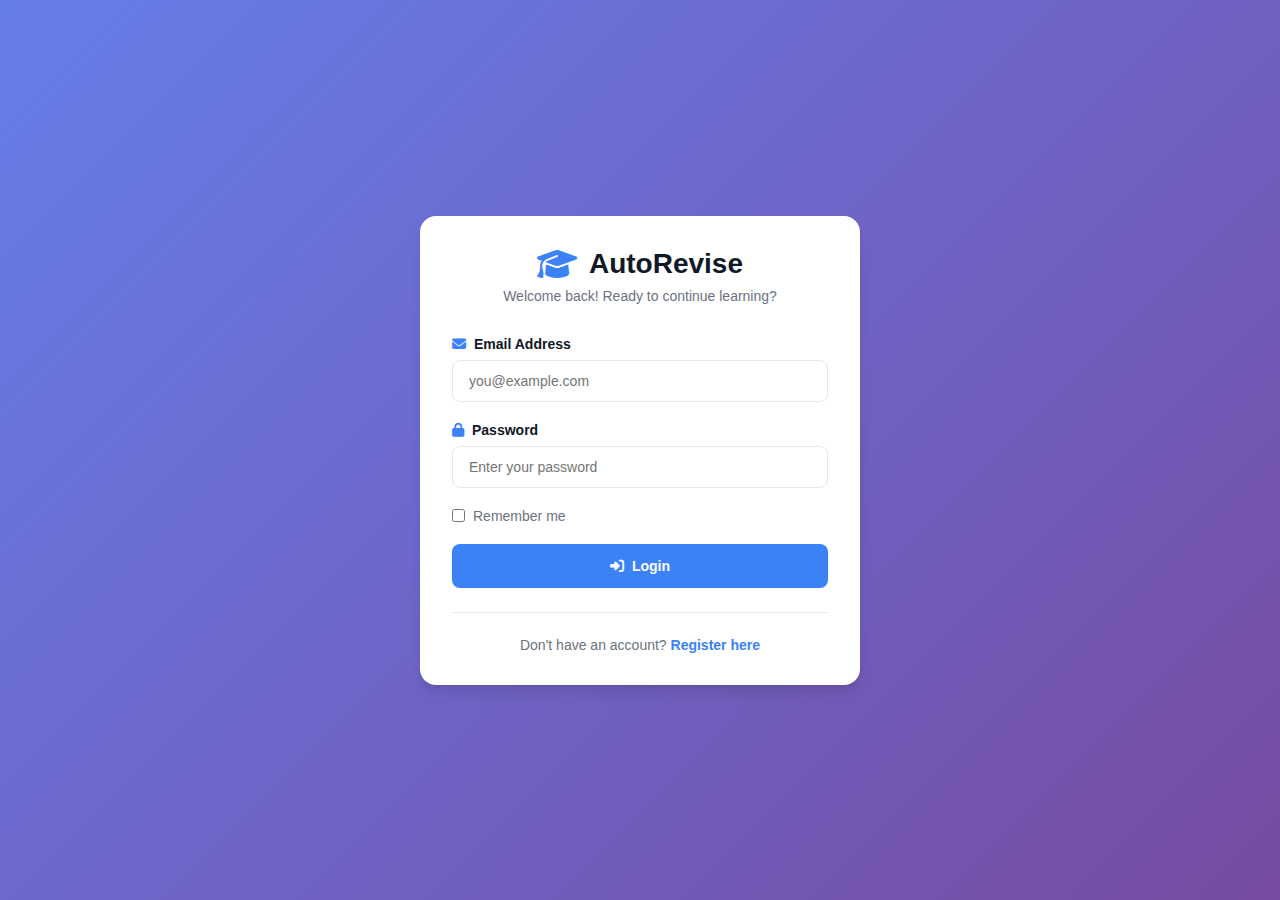
<file: Frontened 1/achievements.html>
<!DOCTYPE html>
<html lang="en">
<head>
    <meta charset="UTF-8">
    <meta name="viewport" content="width=device-width, initial-scale=1.0">
    <title>Achievements - AutoRevise</title>
    <link rel="stylesheet" href="css/achievements.css">
    <link rel="stylesheet" href="https://cdnjs.cloudflare.com/ajax/libs/font-awesome/6.4.0/css/all.min.css">
    <script src="js/config.js"></script>
</head>
<body>
    <!-- Navigation Header -->
    <header class="navbar">
        <div class="nav-container">
            <a href="dashboard-connected.html" class="back-btn">
                <i class="fas fa-arrow-left"></i>
                <span>Back to Dashboard</span>
            </a>
            <h1 class="page-title">
                <i class="fas fa-trophy"></i>
                Your Achievements
            </h1>
            <div class="nav-spacer"></div>
        </div>
    </header>

    <main class="achievements-container">
        <!-- Hero Stats Section -->
        <section class="hero-stats">
            <div class="stats-grid">
                <!-- Total Points -->
                <div class="stat-card points-card">
                    <div class="stat-icon">
                        <i class="fas fa-star"></i>
                    </div>
                    <div class="stat-content">
                        <h3 class="stat-value" id="totalPoints">0</h3>
                        <p class="stat-label">Total Points</p>
                        <div class="stat-progress">
                            <div class="progress-bar">
                                <div class="progress-fill" style="width: 65%;"></div>
                            </div>
                            <span class="progress-text">550 to next level</span>
                        </div>
                    </div>
                </div>

                <!-- Current Streak -->
                <div class="stat-card streak-card">
                    <div class="stat-icon">
                        <i class="fas fa-fire"></i>
                    </div>
                    <div class="stat-content">
                        <h3 class="stat-value" id="currentStreak">0</h3>
                        <p class="stat-label">Day Streak</p>
                        <div class="streak-calendar">
                            <div class="day-dot completed"></div>
                            <div class="day-dot completed"></div>
                            <div class="day-dot completed"></div>
                            <div class="day-dot completed"></div>
                            <div class="day-dot completed"></div>
                            <div class="day-dot completed"></div>
                            <div class="day-dot completed today"></div>
                        </div>
                    </div>
                </div>

                <!-- Badges Earned -->
                <div class="stat-card badges-card">
                    <div class="stat-icon">
                        <i class="fas fa-medal"></i>
                    </div>
                    <div class="stat-content">
                        <h3 class="stat-value"><span id="unlockedBadges">0</span>/<span id="totalBadges">0</span></h3>
                        <p class="stat-label">Badges Unlocked</p>
                        <div class="badge-preview">
                            <div class="mini-badge">🏆</div>
                            <div class="mini-badge">🔥</div>
                            <div class="mini-badge">⭐</div>
                            <div class="mini-badge">+9</div>
                        </div>
                    </div>
                </div>
            </div>
        </section>

        <!-- Encouraging Message Area -->
        <section class="motivation-section">
            <div class="motivation-card">
                <div class="motivation-icon">
                    <i class="fas fa-rocket"></i>
                </div>
                <div class="motivation-content">
                    <h2 class="motivation-title" id="motivationTitle">You're on fire! 🔥</h2>
                    <p class="motivation-text" id="motivationText">
                        Amazing work! You've studied for 7 days in a row. Keep this momentum going and you'll unlock the "Week Warrior" badge soon!
                    </p>
                </div>
                <button class="motivation-btn" onclick="getNewMotivation()">
                    <i class="fas fa-sync-alt"></i>
                    New Message
                </button>
            </div>
        </section>

        <!-- Badges Section -->
        <section class="badges-section">
            <div class="section-header">
                <h2 class="section-title">
                    <i class="fas fa-award"></i>
                    Your Badges
                </h2>
                <div class="filter-tabs">
                    <button class="filter-tab active" onclick="filterBadges('all')">All</button>
                    <button class="filter-tab" onclick="filterBadges('unlocked')">Unlocked</button>
                    <button class="filter-tab" onclick="filterBadges('locked')">Locked</button>
                </div>
            </div>

            <div class="badges-grid" id="badgesGrid">
                <!-- Unlocked Badges -->
                <div class="badge-card unlocked" data-status="unlocked">
                    <div class="badge-icon unlocked-icon">
                        <i class="fas fa-graduation-cap"></i>
                    </div>
                    <h3 class="badge-title">First Steps</h3>
                    <p class="badge-description">Complete your first study session</p>
                    <div class="badge-footer">
                        <span class="badge-date">
                            <i class="fas fa-check-circle"></i>
                            Oct 17, 2025
                        </span>
                    </div>
                </div>

                <div class="badge-card unlocked" data-status="unlocked">
                    <div class="badge-icon unlocked-icon">
                        <i class="fas fa-fire"></i>
                    </div>
                    <h3 class="badge-title">Hot Streak</h3>
                    <p class="badge-description">Study for 3 days in a row</p>
                    <div class="badge-footer">
                        <span class="badge-date">
                            <i class="fas fa-check-circle"></i>
                            Oct 19, 2025
                        </span>
                    </div>
                </div>

                <div class="badge-card unlocked" data-status="unlocked">
                    <div class="badge-icon unlocked-icon">
                        <i class="fas fa-brain"></i>
                    </div>
                    <h3 class="badge-title">Quick Learner</h3>
                    <p class="badge-description">Review 50 flashcards</p>
                    <div class="badge-footer">
                        <span class="badge-date">
                            <i class="fas fa-check-circle"></i>
                            Oct 20, 2025
                        </span>
                    </div>
                </div>

                <div class="badge-card unlocked" data-status="unlocked">
                    <div class="badge-icon unlocked-icon">
                        <i class="fas fa-star"></i>
                    </div>
                    <h3 class="badge-title">Rising Star</h3>
                    <p class="badge-description">Earn 1,000 points</p>
                    <div class="badge-footer">
                        <span class="badge-date">
                            <i class="fas fa-check-circle"></i>
                            Oct 21, 2025
                        </span>
                    </div>
                </div>

                <div class="badge-card unlocked" data-status="unlocked">
                    <div class="badge-icon unlocked-icon">
                        <i class="fas fa-layer-group"></i>
                    </div>
                    <h3 class="badge-title">Deck Builder</h3>
                    <p class="badge-description">Create 5 decks</p>
                    <div class="badge-footer">
                        <span class="badge-date">
                            <i class="fas fa-check-circle"></i>
                            Oct 22, 2025
                        </span>
                    </div>
                </div>

                <div class="badge-card unlocked" data-status="unlocked">
                    <div class="badge-icon unlocked-icon">
                        <i class="fas fa-clock"></i>
                    </div>
                    <h3 class="badge-title">Time Master</h3>
                    <p class="badge-description">Study for 60 minutes total</p>
                    <div class="badge-footer">
                        <span class="badge-date">
                            <i class="fas fa-check-circle"></i>
                            Oct 23, 2025
                        </span>
                    </div>
                </div>

                <div class="badge-card unlocked" data-status="unlocked">
                    <div class="badge-icon unlocked-icon">
                        <i class="fas fa-bolt"></i>
                    </div>
                    <h3 class="badge-title">Speed Demon</h3>
                    <p class="badge-description">Complete 20 cards in one session</p>
                    <div class="badge-footer">
                        <span class="badge-date">
                            <i class="fas fa-check-circle"></i>
                            Oct 23, 2025
                        </span>
                    </div>
                </div>

                <div class="badge-card unlocked" data-status="unlocked">
                    <div class="badge-icon unlocked-icon">
                        <i class="fas fa-heart"></i>
                    </div>
                    <h3 class="badge-title">Dedicated</h3>
                    <p class="badge-description">Study for 5 days in a row</p>
                    <div class="badge-footer">
                        <span class="badge-date">
                            <i class="fas fa-check-circle"></i>
                            Oct 24, 2025
                        </span>
                    </div>
                </div>

                <div class="badge-card unlocked" data-status="unlocked">
                    <div class="badge-icon unlocked-icon">
                        <i class="fas fa-chart-line"></i>
                    </div>
                    <h3 class="badge-title">Progress Tracker</h3>
                    <p class="badge-description">Review 100 flashcards</p>
                    <div class="badge-footer">
                        <span class="badge-date">
                            <i class="fas fa-check-circle"></i>
                            Oct 24, 2025
                        </span>
                    </div>
                </div>

                <div class="badge-card unlocked" data-status="unlocked">
                    <div class="badge-icon unlocked-icon">
                        <i class="fas fa-sun"></i>
                    </div>
                    <h3 class="badge-title">Early Bird</h3>
                    <p class="badge-description">Study before 9 AM</p>
                    <div class="badge-footer">
                        <span class="badge-date">
                            <i class="fas fa-check-circle"></i>
                            Oct 24, 2025
                        </span>
                    </div>
                </div>

                <div class="badge-card unlocked" data-status="unlocked">
                    <div class="badge-icon unlocked-icon">
                        <i class="fas fa-trophy"></i>
                    </div>
                    <h3 class="badge-title">Champion</h3>
                    <p class="badge-description">Earn 2,000 points</p>
                    <div class="badge-footer">
                        <span class="badge-date">
                            <i class="fas fa-check-circle"></i>
                            Oct 24, 2025
                        </span>
                    </div>
                </div>

                <div class="badge-card unlocked" data-status="unlocked">
                    <div class="badge-icon unlocked-icon">
                        <i class="fas fa-book"></i>
                    </div>
                    <h3 class="badge-title">Bookworm</h3>
                    <p class="badge-description">Study 3 different subjects</p>
                    <div class="badge-footer">
                        <span class="badge-date">
                            <i class="fas fa-check-circle"></i>
                            Oct 24, 2025
                        </span>
                    </div>
                </div>

                <!-- Locked Badges -->
                <div class="badge-card locked" data-status="locked">
                    <div class="badge-icon locked-icon">
                        <i class="fas fa-crown"></i>
                    </div>
                    <h3 class="badge-title">Week Warrior</h3>
                    <p class="badge-description">Study for 7 days in a row</p>
                    <div class="badge-progress">
                        <div class="progress-bar">
                            <div class="progress-fill" style="width: 100%;"></div>
                        </div>
                        <span class="progress-label">7/7 days</span>
                    </div>
                    <div class="badge-footer">
                        <span class="badge-status almost-unlocked">
                            <i class="fas fa-exclamation-circle"></i>
                            Almost there!
                        </span>
                    </div>
                </div>

                <div class="badge-card locked" data-status="locked">
                    <div class="badge-icon locked-icon">
                        <i class="fas fa-gem"></i>
                    </div>
                    <h3 class="badge-title">Perfectionist</h3>
                    <p class="badge-description">Get 50 "Easy" ratings</p>
                    <div class="badge-progress">
                        <div class="progress-bar">
                            <div class="progress-fill" style="width: 64%;"></div>
                        </div>
                        <span class="progress-label">32/50 easy ratings</span>
                    </div>
                    <div class="badge-footer">
                        <span class="badge-status">
                            <i class="fas fa-lock"></i>
                            Locked
                        </span>
                    </div>
                </div>

                <div class="badge-card locked" data-status="locked">
                    <div class="badge-icon locked-icon">
                        <i class="fas fa-rocket"></i>
                    </div>
                    <h3 class="badge-title">Overachiever</h3>
                    <p class="badge-description">Earn 5,000 points</p>
                    <div class="badge-progress">
                        <div class="progress-bar">
                            <div class="progress-fill" style="width: 49%;"></div>
                        </div>
                        <span class="progress-label">2,450/5,000 points</span>
                    </div>
                    <div class="badge-footer">
                        <span class="badge-status">
                            <i class="fas fa-lock"></i>
                            Locked
                        </span>
                    </div>
                </div>

                <div class="badge-card locked" data-status="locked">
                    <div class="badge-icon locked-icon">
                        <i class="fas fa-moon"></i>
                    </div>
                    <h3 class="badge-title">Night Owl</h3>
                    <p class="badge-description">Study after 10 PM</p>
                    <div class="badge-progress">
                        <div class="progress-bar">
                            <div class="progress-fill" style="width: 0%;"></div>
                        </div>
                        <span class="progress-label">0/1 sessions</span>
                    </div>
                    <div class="badge-footer">
                        <span class="badge-status">
                            <i class="fas fa-lock"></i>
                            Locked
                        </span>
                    </div>
                </div>

                <div class="badge-card locked" data-status="locked">
                    <div class="badge-icon locked-icon">
                        <i class="fas fa-calendar-check"></i>
                    </div>
                    <h3 class="badge-title">Monthly Master</h3>
                    <p class="badge-description">Study for 30 days in a row</p>
                    <div class="badge-progress">
                        <div class="progress-bar">
                            <div class="progress-fill" style="width: 23%;"></div>
                        </div>
                        <span class="progress-label">7/30 days</span>
                    </div>
                    <div class="badge-footer">
                        <span class="badge-status">
                            <i class="fas fa-lock"></i>
                            Locked
                        </span>
                    </div>
                </div>

                <div class="badge-card locked" data-status="locked">
                    <div class="badge-icon locked-icon">
                        <i class="fas fa-infinity"></i>
                    </div>
                    <h3 class="badge-title">Unstoppable</h3>
                    <p class="badge-description">Review 500 flashcards</p>
                    <div class="badge-progress">
                        <div class="progress-bar">
                            <div class="progress-fill" style="width: 22%;"></div>
                        </div>
                        <span class="progress-label">110/500 cards</span>
                    </div>
                    <div class="badge-footer">
                        <span class="badge-status">
                            <i class="fas fa-lock"></i>
                            Locked
                        </span>
                    </div>
                </div>

                <div class="badge-card locked" data-status="locked">
                    <div class="badge-icon locked-icon">
                        <i class="fas fa-users"></i>
                    </div>
                    <h3 class="badge-title">Social Scholar</h3>
                    <p class="badge-description">Share 5 decks with others</p>
                    <div class="badge-progress">
                        <div class="progress-bar">
                            <div class="progress-fill" style="width: 0%;"></div>
                        </div>
                        <span class="progress-label">0/5 decks shared</span>
                    </div>
                    <div class="badge-footer">
                        <span class="badge-status">
                            <i class="fas fa-lock"></i>
                            Locked
                        </span>
                    </div>
                </div>

                <div class="badge-card locked" data-status="locked">
                    <div class="badge-icon locked-icon">
                        <i class="fas fa-mountain"></i>
                    </div>
                    <h3 class="badge-title">Peak Performance</h3>
                    <p class="badge-description">Earn 10,000 points</p>
                    <div class="badge-progress">
                        <div class="progress-bar">
                            <div class="progress-fill" style="width: 24.5%;"></div>
                        </div>
                        <span class="progress-label">2,450/10,000 points</span>
                    </div>
                    <div class="badge-footer">
                        <span class="badge-status">
                            <i class="fas fa-lock"></i>
                            Locked
                        </span>
                    </div>
                </div>

                <div class="badge-card locked" data-status="locked">
                    <div class="badge-icon locked-icon">
                        <i class="fas fa-dragon"></i>
                    </div>
                    <h3 class="badge-title">Legend</h3>
                    <p class="badge-description">Study for 100 days in a row</p>
                    <div class="badge-progress">
                        <div class="progress-bar">
                            <div class="progress-fill" style="width: 7%;"></div>
                        </div>
                        <span class="progress-label">7/100 days</span>
                    </div>
                    <div class="badge-footer">
                        <span class="badge-status">
                            <i class="fas fa-lock"></i>
                            Locked
                        </span>
                    </div>
                </div>

                <div class="badge-card locked" data-status="locked">
                    <div class="badge-icon locked-icon">
                        <i class="fas fa-hourglass-half"></i>
                    </div>
                    <h3 class="badge-title">Time Investment</h3>
                    <p class="badge-description">Study for 10 hours total</p>
                    <div class="badge-progress">
                        <div class="progress-bar">
                            <div class="progress-fill" style="width: 18%;"></div>
                        </div>
                        <span class="progress-label">1.8/10 hours</span>
                    </div>
                    <div class="badge-footer">
                        <span class="badge-status">
                            <i class="fas fa-lock"></i>
                            Locked
                        </span>
                    </div>
                </div>

                <div class="badge-card locked" data-status="locked">
                    <div class="badge-icon locked-icon">
                        <i class="fas fa-award"></i>
                    </div>
                    <h3 class="badge-title">Elite Scholar</h3>
                    <p class="badge-description">Master 10 decks</p>
                    <div class="badge-progress">
                        <div class="progress-bar">
                            <div class="progress-fill" style="width: 10%;"></div>
                        </div>
                        <span class="progress-label">1/10 decks mastered</span>
                    </div>
                    <div class="badge-footer">
                        <span class="badge-status">
                            <i class="fas fa-lock"></i>
                            Locked
                        </span>
                    </div>
                </div>

                <div class="badge-card locked" data-status="locked">
                    <div class="badge-icon locked-icon">
                        <i class="fas fa-dice-d20"></i>
                    </div>
                    <h3 class="badge-title">Collector</h3>
                    <p class="badge-description">Unlock all badges</p>
                    <div class="badge-progress">
                        <div class="progress-bar">
                            <div class="progress-fill" style="width: 50%;"></div>
                        </div>
                        <span class="progress-label">12/24 badges</span>
                    </div>
                    <div class="badge-footer">
                        <span class="badge-status">
                            <i class="fas fa-lock"></i>
                            Locked
                        </span>
                    </div>
                </div>
            </div>
        </section>
    </main>

    <script src="js/api-app1.js"></script>
    <script src="js/achievements-connected.js"></script>
</body>
</html>
</file>
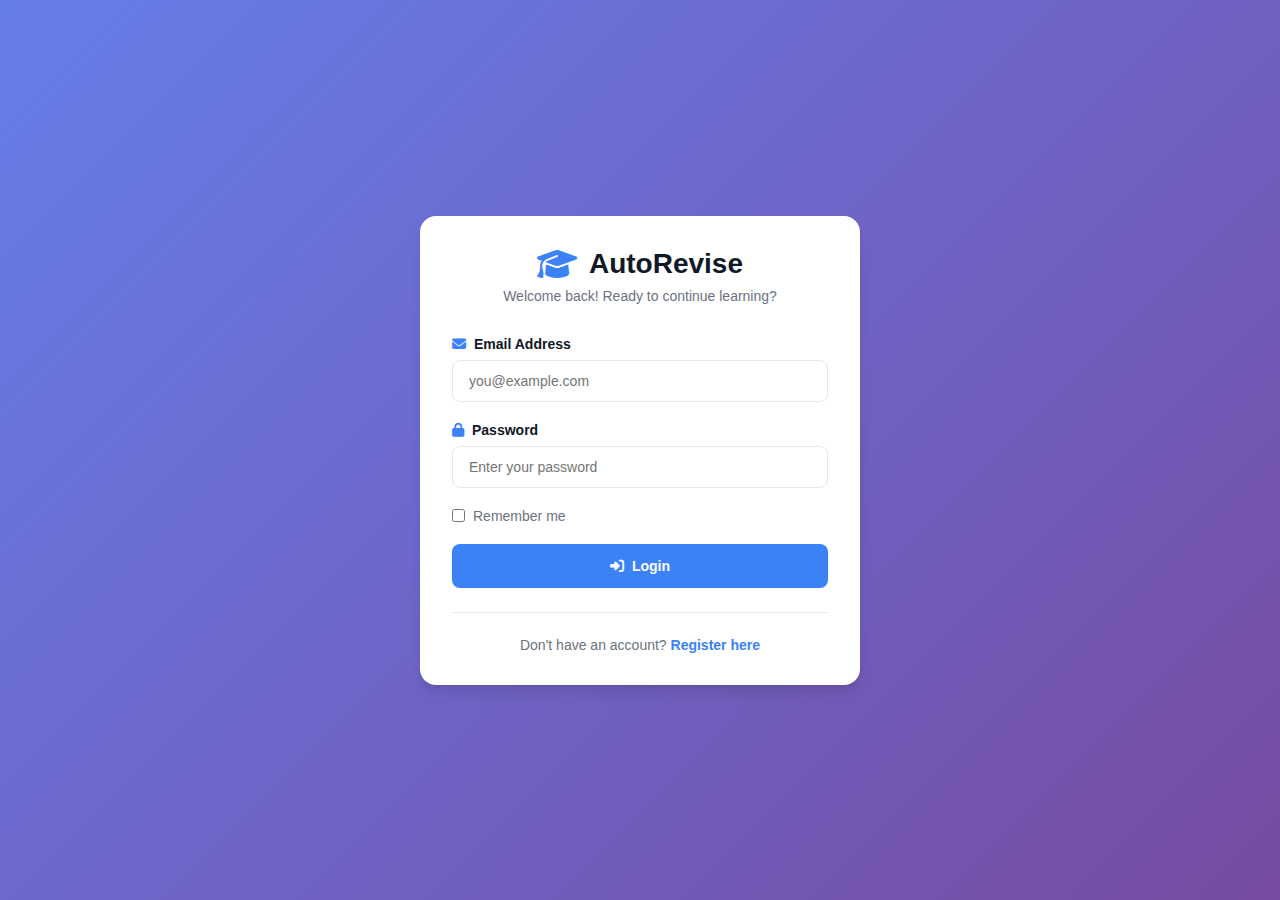
<file: Frontened 1/admin-mcq-upload.html>
<!DOCTYPE html>
<html lang="en">
<head>
    <meta charset="UTF-8">
    <meta name="viewport" content="width=device-width, initial-scale=1.0">
    <title>Admin - MCQ Upload | AutoRevise</title>
    <link rel="stylesheet" href="css/style.css">
    <link rel="stylesheet" href="css/dashboard.css">
    <script src="js/config.js"></script>
    <style>
        .upload-container {
            max-width: 800px;
            margin: 2rem auto;
            padding: 2rem;
            background: white;
            border-radius: 8px;
            box-shadow: 0 2px 10px rgba(0,0,0,0.1);
        }
        
        .upload-area {
            border: 2px dashed #4CAF50;
            border-radius: 8px;
            padding: 2rem;
            text-align: center;
            margin: 2rem 0;
            cursor: pointer;
            transition: all 0.3s;
        }
        
        .upload-area:hover {
            background: #f0f9f0;
            border-color: #45a049;
        }
        
        .upload-area.drag-over {
            background: #e8f5e9;
            border-color: #2e7d32;
        }
        
        .file-input {
            display: none;
        }
        
        .upload-icon {
            font-size: 3rem;
            color: #4CAF50;
            margin-bottom: 1rem;
        }
        
        .selected-file {
            margin-top: 1rem;
            padding: 1rem;
            background: #e8f5e9;
            border-radius: 4px;
            display: none;
        }
        
        .upload-btn {
            background: #4CAF50;
            color: white;
            padding: 0.8rem 2rem;
            border: none;
            border-radius: 4px;
            cursor: pointer;
            font-size: 1rem;
            margin-top: 1rem;
            display: none;
        }
        
        .upload-btn:hover {
            background: #45a049;
        }
        
        .upload-btn:disabled {
            background: #ccc;
            cursor: not-allowed;
        }
        
        .results {
            margin-top: 2rem;
            padding: 1rem;
            border-radius: 4px;
            display: none;
        }
        
        .results.success {
            background: #e8f5e9;
            border: 1px solid #4CAF50;
        }
        
        .results.error {
            background: #ffebee;
            border: 1px solid #f44336;
        }
        
        .results.warning {
            background: #fff3e0;
            border: 1px solid #ff9800;
        }
        
        .error-list {
            max-height: 300px;
            overflow-y: auto;
            margin-top: 1rem;
        }
        
        .error-item {
            background: white;
            padding: 0.5rem;
            margin: 0.5rem 0;
            border-left: 3px solid #f44336;
        }
        
        .instructions {
            background: #f5f5f5;
            padding: 1.5rem;
            border-radius: 4px;
            margin-bottom: 2rem;
        }
        
        .instructions h3 {
            margin-top: 0;
            color: #333;
        }
        
        .instructions ul {
            margin: 0.5rem 0;
        }
        
        .download-link {
            color: #4CAF50;
            text-decoration: none;
        }
        
        .download-link:hover {
            text-decoration: underline;
        }
        
        .form-group {
            margin-bottom: 2rem;
        }
        
        .form-group label {
            display: block;
            font-weight: bold;
            margin-bottom: 0.5rem;
            color: #333;
            font-size: 1.1rem;
        }
        
        .category-select {
            width: 100%;
            padding: 0.75rem;
            border: 2px solid #ddd;
            border-radius: 4px;
            font-size: 1rem;
            background: white;
            cursor: pointer;
            transition: border-color 0.3s;
        }
        
        .category-select:hover {
            border-color: #4CAF50;
        }
        
        .category-select:focus {
            outline: none;
            border-color: #4CAF50;
            box-shadow: 0 0 0 3px rgba(76, 175, 80, 0.1);
        }
    </style>
</head>
<body>
    <div class="navbar">
        <div class="nav-container">
            <h1>AutoRevise - Admin MCQ Upload</h1>
            <div class="nav-links">
                <a href="dashboard-connected.html">Dashboard</a>
                <a href="admin-mcq-upload.html" class="active">MCQ Upload</a>
                <button onclick="logout()">Logout</button>
            </div>
        </div>
    </div>

    <div class="upload-container">
        <h2>📚 Bulk Upload MCQ Questions</h2>
        
        <div class="instructions">
            <h3>Instructions:</h3>
            <ul>
                <li>Select a category for your questions</li>
                <li>Prepare a CSV file with MCQ questions</li>
                <li>Required columns: <code>question_text, option_a, option_b, option_c, option_d, correct_option, deck_id</code></li>
                <li>Optional columns: <code>explanation, difficulty, category_id</code></li>
                <li>Correct option must be A, B, C, or D</li>
                <li>Difficulty must be easy, medium, or hard</li>
                <li>Download <a href="../Backened/sample_mcqs.csv" class="download-link" download>sample template</a></li>
            </ul>
        </div>

        <!-- Category Selection -->
        <div class="form-group">
            <label for="categorySelect">📂 Select Category:</label>
            <select id="categorySelect" class="category-select">
                <option value="">Loading categories...</option>
            </select>
        </div>

        <div class="upload-area" id="uploadArea">
            <div class="upload-icon">📤</div>
            <h3>Click to select or drag & drop CSV file</h3>
            <p>Maximum file size: 5MB</p>
            <input type="file" id="fileInput" class="file-input" accept=".csv">
        </div>

        <div class="selected-file" id="selectedFile">
            <strong>Selected:</strong> <span id="fileName"></span>
            <button onclick="clearFile()" style="float: right; background: #f44336; color: white; border: none; padding: 0.5rem 1rem; border-radius: 4px; cursor: pointer;">Clear</button>
        </div>

        <button class="upload-btn" id="uploadBtn" onclick="uploadCSV()">
            Upload MCQs
        </button>

        <div class="results" id="results"></div>
    </div>

    <script src="js/api-app1.js"></script>
    <script>
        // api is already created in api-app1.js as a global instance
        const uploadArea = document.getElementById('uploadArea');
        const fileInput = document.getElementById('fileInput');
        const selectedFile = document.getElementById('selectedFile');
        const fileName = document.getElementById('fileName');
        const uploadBtn = document.getElementById('uploadBtn');
        const results = document.getElementById('results');
        const categorySelect = document.getElementById('categorySelect');
        
        let selectedCSV = null;

        // Load categories on page load
        async function loadCategories() {
            try {
                const response = await fetch('http://127.0.0.1:5000/mcq/categories', {
                    credentials: 'include'
                });
                
                if (!response.ok) {
                    throw new Error('Failed to load categories');
                }
                
                const data = await response.json();
                categorySelect.innerHTML = '<option value="">Select a category (optional)</option>';
                
                data.categories.forEach(cat => {
                    const option = document.createElement('option');
                    option.value = cat.category_id;
                    option.textContent = `${cat.category_name} (${cat.question_count} questions)`;
                    categorySelect.appendChild(option);
                });
                
            } catch (error) {
                console.error('Error loading categories:', error);
                categorySelect.innerHTML = '<option value="">Error loading categories</option>';
            }
        }

        // Check if user is admin
        async function checkAdminAccess() {
            try {
                console.log('Checking admin access...');
                
                // First check localStorage
                const localUser = api.getCurrentUser();
                console.log('LocalStorage user:', localUser);
                
                if (!localUser) {
                    console.log('No user in localStorage, redirecting to login');
                    window.location.href = 'login-page.html';
                    return;
                }
                
                // Then verify with backend
                const response = await fetch('http://127.0.0.1:5000/me', {
                    credentials: 'include'
                });
                
                if (!response.ok) {
                    console.error('Session verification failed');
                    window.location.href = 'login-page.html';
                    return;
                }
                
                const data = await response.json();
                console.log('Backend user data:', data.user);
                
                if (!data.user.is_admin) {
                    console.log('User is not admin, redirecting to dashboard');
                    alert('Access denied: Admin privileges required');
                    window.location.href = 'dashboard-connected.html';
                    return;
                }
                
                console.log('✅ Admin access granted');
                
            } catch (error) {
                console.error('Failed to verify admin access:', error);
                alert('Failed to verify admin access. Please try logging in again.');
                window.location.href = 'login-page.html';
            }
        }

        // Initialize
        async function init() {
            await checkAdminAccess();
            await loadCategories();
        }
        
        init();

        // Click to upload
        uploadArea.addEventListener('click', () => fileInput.click());

        // File selection
        fileInput.addEventListener('change', (e) => {
            handleFileSelect(e.target.files[0]);
        });

        // Drag and drop
        uploadArea.addEventListener('dragover', (e) => {
            e.preventDefault();
            uploadArea.classList.add('drag-over');
        });

        uploadArea.addEventListener('dragleave', () => {
            uploadArea.classList.remove('drag-over');
        });

        uploadArea.addEventListener('drop', (e) => {
            e.preventDefault();
            uploadArea.classList.remove('drag-over');
            handleFileSelect(e.dataTransfer.files[0]);
        });

        function handleFileSelect(file) {
            if (!file) return;

            if (!file.name.endsWith('.csv')) {
                alert('Please select a CSV file');
                return;
            }

            if (file.size > 5 * 1024 * 1024) {
                alert('File size must be less than 5MB');
                return;
            }

            selectedCSV = file;
            fileName.textContent = file.name;
            selectedFile.style.display = 'block';
            uploadBtn.style.display = 'block';
            results.style.display = 'none';
        }

        function clearFile() {
            selectedCSV = null;
            fileInput.value = '';
            selectedFile.style.display = 'none';
            uploadBtn.style.display = 'none';
            results.style.display = 'none';
        }

        async function uploadCSV() {
            if (!selectedCSV) return;

            uploadBtn.disabled = true;
            uploadBtn.textContent = 'Uploading...';
            results.style.display = 'none';

            try {
                const formData = new FormData();
                formData.append('file', selectedCSV);
                
                // Add category_id if selected
                const selectedCategory = categorySelect.value;
                if (selectedCategory) {
                    formData.append('category_id', selectedCategory);
                }

                const response = await fetch('http://127.0.0.1:5000/mcq/upload', {
                    method: 'POST',
                    credentials: 'include',
                    body: formData
                });

                const data = await response.json();

                if (response.ok || response.status === 207) {
                    displayResults(data, response.status);
                    // Reload categories to update question counts
                    await loadCategories();
                } else {
                    throw new Error(data.error || 'Upload failed');
                }
            } catch (error) {
                console.error('Upload error:', error);
                results.className = 'results error';
                results.innerHTML = `<strong>❌ Error:</strong> ${error.message}`;
                results.style.display = 'block';
            } finally {
                uploadBtn.disabled = false;
                uploadBtn.textContent = 'Upload MCQs';
            }
        }

        function displayResults(data, status) {
            results.style.display = 'block';

            if (data.failed === 0) {
                // Complete success
                results.className = 'results success';
                results.innerHTML = `
                    <h3>✅ Upload Successful!</h3>
                    <p><strong>Total processed:</strong> ${data.total_processed}</p>
                    <p><strong>Successfully imported:</strong> ${data.successful}</p>
                    <p>All MCQs have been added to the database.</p>
                `;
                clearFile();
            } else if (data.successful > 0) {
                // Partial success
                results.className = 'results warning';
                results.innerHTML = `
                    <h3>⚠️ Partial Success</h3>
                    <p><strong>Total processed:</strong> ${data.total_processed}</p>
                    <p><strong>Successfully imported:</strong> ${data.successful}</p>
                    <p><strong>Failed:</strong> ${data.failed}</p>
                    ${displayErrors(data.errors)}
                `;
            } else {
                // Complete failure
                results.className = 'results error';
                results.innerHTML = `
                    <h3>❌ Upload Failed</h3>
                    <p><strong>Total processed:</strong> ${data.total_processed}</p>
                    <p><strong>Failed:</strong> ${data.failed}</p>
                    ${displayErrors(data.errors)}
                `;
            }
        }

        function displayErrors(errors) {
            if (!errors || errors.length === 0) return '';

            return `
                <h4>Errors:</h4>
                <div class="error-list">
                    ${errors.map(err => `
                        <div class="error-item">
                            <strong>Row ${err.row}:</strong> ${err.error}
                        </div>
                    `).join('')}
                    ${errors.length >= 10 ? '<p><em>Showing first 10 errors...</em></p>' : ''}
                </div>
            `;
        }

        function logout() {
            api.logout().then(() => {
                window.location.href = 'login-page.html';
            });
        }
    </script>
</body>
</html>
</file>
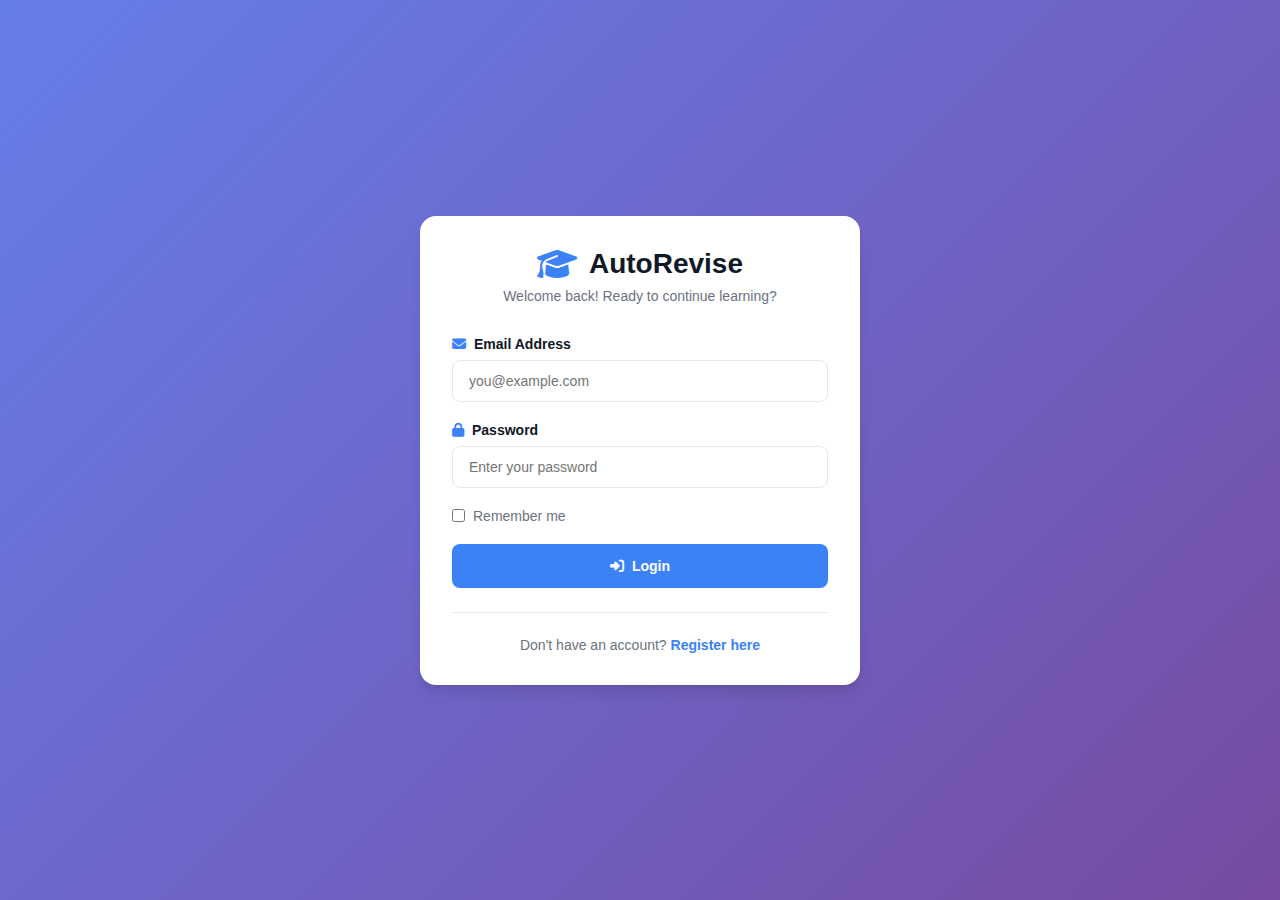
<file: Frontened 1/dashboard-connected.html>
<!DOCTYPE html>
<html lang="en">
<head>
    <meta charset="UTF-8">
    <meta name="viewport" content="width=device-width, initial-scale=1.0">
    <title>Dashboard - AutoRevise</title>
    <link rel="stylesheet" href="css/dashboard.css">
    <link rel="stylesheet" href="https://cdnjs.cloudflare.com/ajax/libs/font-awesome/6.4.0/css/all.min.css">
    <script src="js/config.js"></script>
</head>
<body>
    <!-- Navigation -->
    <nav class="navbar">
        <div class="nav-container">
            <div class="logo">
                <i class="fas fa-graduation-cap"></i>
                <span>AutoRevise</span>
            </div>
            <div class="nav-links">
                <a href="dashboard-connected.html" class="nav-link active">Dashboard</a>
                <a href="mcq-practice.html" class="nav-link">
                    <i class="fas fa-brain"></i> MCQ Practice
                </a>
                <a href="achievements.html" class="nav-link">Achievements</a>
                <a href="admin-mcq-upload.html" class="nav-link" id="adminLink" style="display: none;">
                    <i class="fas fa-upload"></i> Admin
                </a>
            </div>
            <div class="nav-user">
                <span id="username">Loading...</span>
                <button class="logout-btn" onclick="handleLogout()">
                    <i class="fas fa-sign-out-alt"></i>
                    Logout
                </button>
            </div>
        </div>
    </nav>

    <!-- Main Content -->
    <main class="dashboard-container">
        <!-- Stats Section -->
        <section class="stats-section">
            <div class="stats-grid">
                <div class="stat-card">
                    <div class="stat-icon">
                        <i class="fas fa-layer-group"></i>
                    </div>
                    <div class="stat-content">
                        <h3 id="totalDecks">-</h3>
                        <p>Total Decks</p>
                    </div>
                </div>
                <div class="stat-card">
                    <div class="stat-icon cards">
                        <i class="fas fa-clone"></i>
                    </div>
                    <div class="stat-content">
                        <h3 id="totalCards">-</h3>
                        <p>Total Cards</p>
                    </div>
                </div>
                <div class="stat-card">
                    <div class="stat-icon due">
                        <i class="fas fa-clock"></i>
                    </div>
                    <div class="stat-content">
                        <h3 id="cardsDue">-</h3>
                        <p>Cards Due Today</p>
                    </div>
                </div>
                <div class="stat-card">
                    <div class="stat-icon upcoming">
                        <i class="fas fa-calendar-alt"></i>
                    </div>
                    <div class="stat-content">
                        <h3 id="cardsUpcoming">-</h3>
                        <p>Upcoming Reviews</p>
                    </div>
                </div>
            </div>
        </section>

        <!-- Study Now Section -->
        <section class="study-now-section" id="studyNowSection" style="display: none;">
            <div class="study-now-card">
                <div class="study-icon">
                    <i class="fas fa-book-reader"></i>
                </div>
                <div class="study-content">
                    <h2>Ready to Study?</h2>
                    <p>You have <strong id="dueCount">0</strong> cards due for review today!</p>
                </div>
                <button class="study-btn" onclick="startStudy()">
                    <i class="fas fa-play"></i>
                    Start Study Session
                </button>
            </div>
        </section>

        <!-- Decks Section -->
        <section class="decks-section">
            <div class="section-header">
                <h2>My Decks</h2>
                <button class="add-deck-btn" onclick="openCreateDeckModal()">
                    <i class="fas fa-plus"></i>
                    Create Deck
                </button>
            </div>

            <div id="decksContainer" class="decks-grid">
                <!-- Loading state -->
                <div class="loading-state" id="loadingState">
                    <i class="fas fa-spinner fa-spin"></i>
                    <p>Loading your decks...</p>
                </div>

                <!-- Empty state -->
                <div class="empty-state" id="emptyState" style="display: none;">
                    <i class="fas fa-folder-open"></i>
                    <h3>No decks yet</h3>
                    <p>Create your first deck to start learning!</p>
                    <button class="btn-primary" onclick="openCreateDeckModal()">
                        <i class="fas fa-plus"></i>
                        Create Your First Deck
                    </button>
                </div>

                <!-- Decks will be loaded here -->
            </div>
        </section>
    </main>

    <!-- Create Deck Modal -->
    <div class="modal" id="createDeckModal">
        <div class="modal-overlay" onclick="closeCreateDeckModal()"></div>
        <div class="modal-content">
            <div class="modal-header">
                <h2>Create New Deck</h2>
                <button class="modal-close" onclick="closeCreateDeckModal()">
                    <i class="fas fa-times"></i>
                </button>
            </div>
            <div class="modal-body">
                <form id="createDeckForm">
                    <div class="form-group">
                        <label for="deckName">
                            <i class="fas fa-heading"></i>
                            Deck Name
                        </label>
                        <input 
                            type="text" 
                            id="deckName" 
                            required 
                            placeholder="e.g., JavaScript Fundamentals"
                        >
                    </div>
                    <div class="form-group">
                        <label for="deckDescription">
                            <i class="fas fa-align-left"></i>
                            Description (Optional)
                        </label>
                        <textarea 
                            id="deckDescription" 
                            rows="3" 
                            placeholder="Brief description of this deck..."
                        ></textarea>
                    </div>
                    <div id="createDeckError" class="error-message" style="display: none;"></div>
                    <div class="form-actions">
                        <button type="button" class="btn-secondary" onclick="closeCreateDeckModal()">
                            Cancel
                        </button>
                        <button type="submit" class="btn-primary" id="createDeckBtn">
                            <i class="fas fa-plus"></i>
                            Create Deck
                        </button>
                    </div>
                </form>
            </div>
        </div>
    </div>

    <script src="js/api-app1.js"></script>
    <script src="js/dashboard-connected.js"></script>
</body>
</html>
</file>
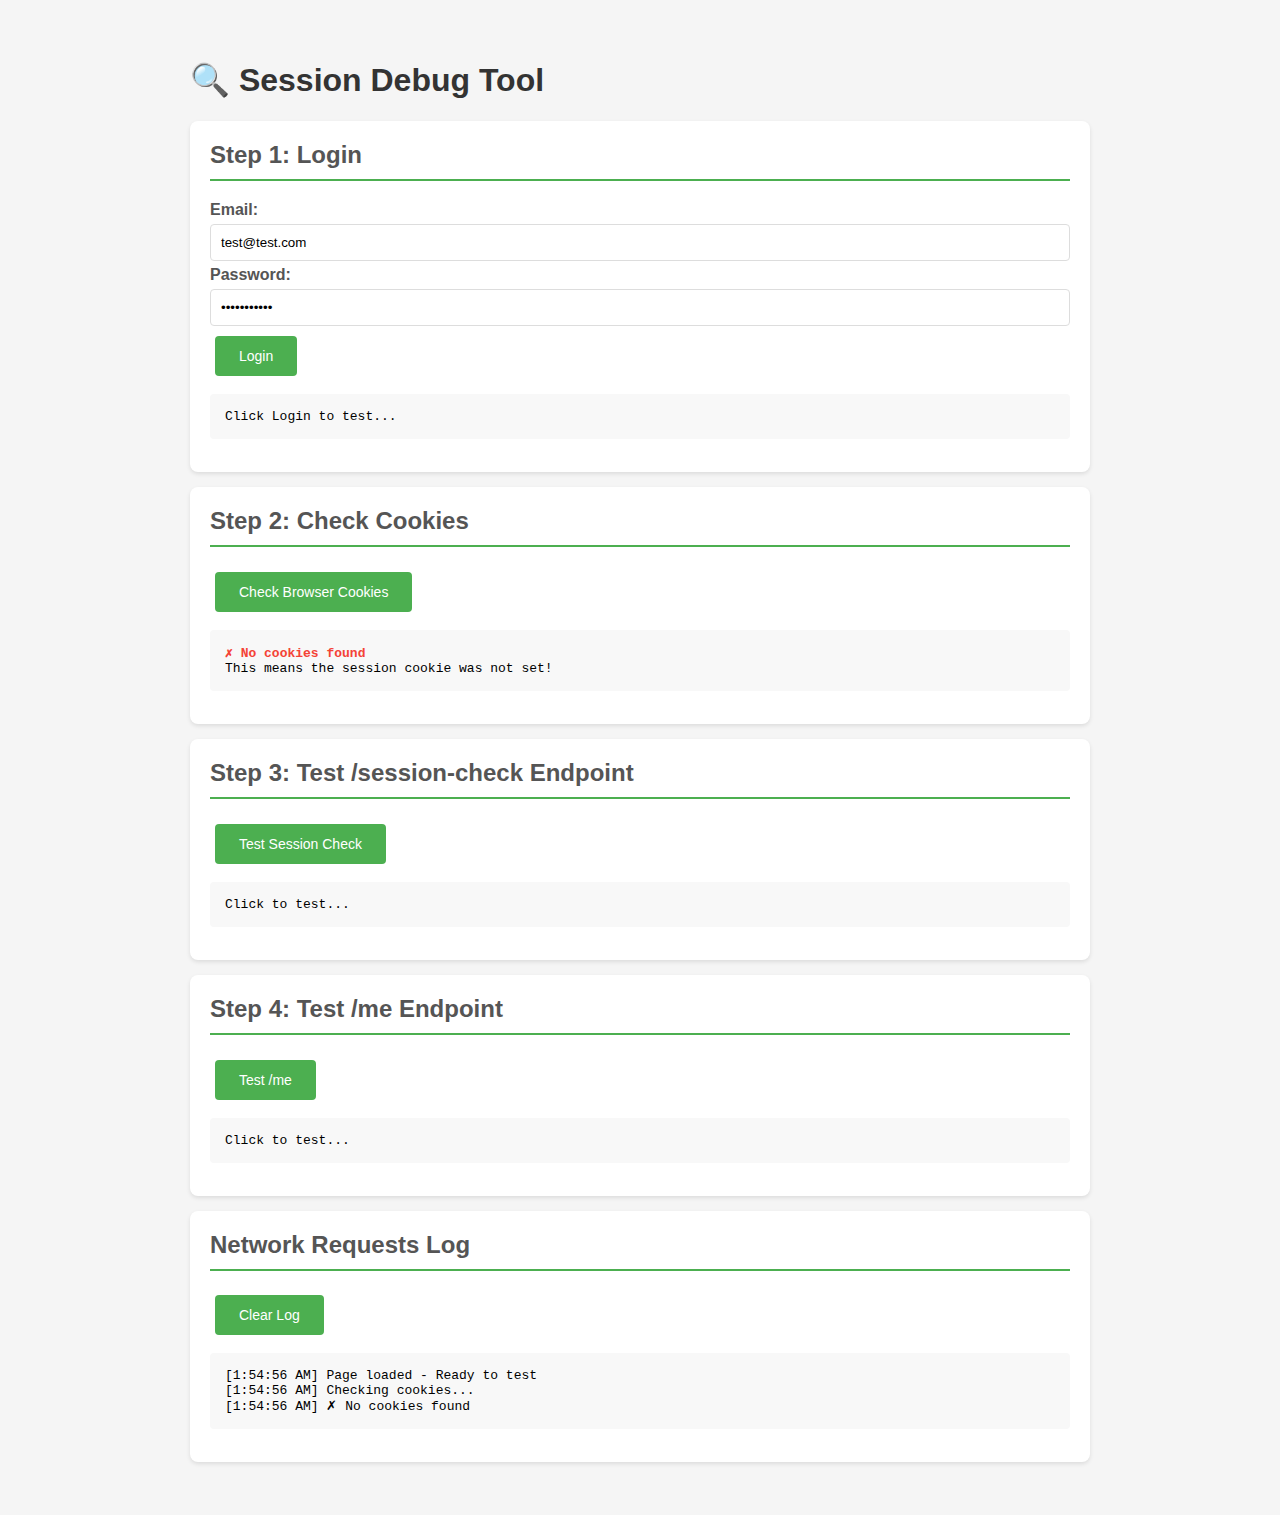
<file: Frontened 1/debug-session.html>
<!DOCTYPE html>
<html lang="en">
<head>
    <meta charset="UTF-8">
    <meta name="viewport" content="width=device-width, initial-scale=1.0">
    <title>Debug Session - AutoRevise</title>
    <script src="js/config.js"></script>
    <style>
        body { font-family: Arial; max-width: 900px; margin: 20px auto; padding: 20px; background: #f5f5f5; }
        .box { background: white; padding: 20px; margin: 15px 0; border-radius: 8px; box-shadow: 0 2px 4px rgba(0,0,0,0.1); }
        h1 { color: #333; }
        h2 { color: #555; margin-top: 0; border-bottom: 2px solid #4CAF50; padding-bottom: 10px; }
        button { background: #4CAF50; color: white; border: none; padding: 12px 24px; border-radius: 4px; cursor: pointer; margin: 5px; font-size: 14px; }
        button:hover { background: #45a049; }
        button:disabled { background: #ccc; cursor: not-allowed; }
        pre { background: #f8f8f8; padding: 15px; border-radius: 4px; overflow-x: auto; font-size: 13px; }
        .success { color: #4CAF50; font-weight: bold; }
        .error { color: #f44336; font-weight: bold; }
        .info { color: #2196F3; }
        input { width: 100%; padding: 10px; margin: 5px 0; border: 1px solid #ddd; border-radius: 4px; box-sizing: border-box; }
        label { font-weight: bold; color: #555; }
    </style>
</head>
<body>
    <h1>🔍 Session Debug Tool</h1>
    
    <div class="box">
        <h2>Step 1: Login</h2>
        <label>Email:</label>
        <input type="email" id="loginEmail" placeholder="your@email.com" value="test@test.com">
        <label>Password:</label>
        <input type="password" id="loginPassword" placeholder="password" value="password123">
        <button onclick="testLogin()">Login</button>
        <pre id="loginResult">Click Login to test...</pre>
    </div>

    <div class="box">
        <h2>Step 2: Check Cookies</h2>
        <button onclick="checkCookies()">Check Browser Cookies</button>
        <pre id="cookiesResult">Click to check...</pre>
    </div>

    <div class="box">
        <h2>Step 3: Test /session-check Endpoint</h2>
        <button onclick="testSessionCheck()">Test Session Check</button>
        <pre id="sessionCheckResult">Click to test...</pre>
    </div>

    <div class="box">
        <h2>Step 4: Test /me Endpoint</h2>
        <button onclick="testMe()">Test /me</button>
        <pre id="meResult">Click to test...</pre>
    </div>

    <div class="box">
        <h2>Network Requests Log</h2>
        <button onclick="clearLog()">Clear Log</button>
        <pre id="networkLog" style="max-height: 300px; overflow-y: auto;">Network activity will appear here...</pre>
    </div>

    <script>
        const API_URL = 'http://127.0.0.1:5000';
        let logEntries = [];

        function log(message) {
            const timestamp = new Date().toLocaleTimeString();
            logEntries.push(`[${timestamp}] ${message}`);
            document.getElementById('networkLog').textContent = logEntries.join('\n');
        }

        function clearLog() {
            logEntries = [];
            document.getElementById('networkLog').textContent = 'Network activity will appear here...';
        }

        async function testLogin() {
            const email = document.getElementById('loginEmail').value;
            const password = document.getElementById('loginPassword').value;
            const result = document.getElementById('loginResult');
            
            result.innerHTML = '<span class="info">⏳ Logging in...</span>';
            log(`POST /login - email: ${email}`);
            
            try {
                const response = await fetch(`${API_URL}/login`, {
                    method: 'POST',
                    headers: { 'Content-Type': 'application/json' },
                    credentials: 'include',
                    body: JSON.stringify({ email, password })
                });

                const data = await response.json();
                
                log(`Response: ${response.status} ${response.statusText}`);
                log(`Set-Cookie header: ${response.headers.get('Set-Cookie') || 'Not visible (HTTPOnly)'}`);
                
                if (response.ok) {
                    result.innerHTML = '<span class="success">✓ Login Successful!</span>\n' + 
                                     JSON.stringify(data, null, 2);
                    log('✓ Login successful');
                    
                    // Auto check cookies
                    setTimeout(checkCookies, 500);
                } else {
                    result.innerHTML = '<span class="error">✗ Login Failed</span>\n' + 
                                     JSON.stringify(data, null, 2);
                    log('✗ Login failed: ' + data.error);
                }
            } catch (error) {
                result.innerHTML = '<span class="error">✗ Error:</span>\n' + error.message;
                log('✗ Error: ' + error.message);
            }
        }

        function checkCookies() {
            const result = document.getElementById('cookiesResult');
            const cookies = document.cookie;
            
            log('Checking cookies...');
            
            if (cookies) {
                const cookieList = cookies.split(';').map(c => c.trim());
                result.innerHTML = '<span class="success">✓ Cookies found:</span>\n' + 
                                 cookieList.join('\n');
                log(`✓ Found ${cookieList.length} cookie(s)`);
            } else {
                result.innerHTML = '<span class="error">✗ No cookies found</span>\n' +
                                 'This means the session cookie was not set!';
                log('✗ No cookies found');
            }
        }

        async function testSessionCheck() {
            const result = document.getElementById('sessionCheckResult');
            result.innerHTML = '<span class="info">⏳ Checking session...</span>';
            log('GET /session-check');
            
            try {
                const response = await fetch(`${API_URL}/session-check`, {
                    credentials: 'include'
                });
                const data = await response.json();
                
                log(`Response: ${response.status}`);
                
                if (data.has_session) {
                    result.innerHTML = '<span class="success">✓ Session exists!</span>\n' + 
                                     JSON.stringify(data, null, 2);
                    log(`✓ Session valid - User ID: ${data.user_id}`);
                } else {
                    result.innerHTML = '<span class="error">✗ No session found</span>\n' + 
                                     JSON.stringify(data, null, 2);
                    log('✗ No session in backend');
                }
            } catch (error) {
                result.innerHTML = '<span class="error">✗ Error:</span>\n' + error.message;
                log('✗ Error: ' + error.message);
            }
        }

        async function testMe() {
            const result = document.getElementById('meResult');
            result.innerHTML = '<span class="info">⏳ Testing /me...</span>';
            log('GET /me');
            
            try {
                const response = await fetch(`${API_URL}/me`, {
                    credentials: 'include'
                });
                const data = await response.json();
                
                log(`Response: ${response.status}`);
                
                if (response.ok) {
                    result.innerHTML = '<span class="success">✓ /me Success!</span>\n' + 
                                     JSON.stringify(data, null, 2);
                    log('✓ /me endpoint working');
                } else {
                    result.innerHTML = '<span class="error">✗ /me Failed (401 Unauthorized)</span>\n' + 
                                     JSON.stringify(data, null, 2);
                    log('✗ /me returned 401 - Session not valid');
                }
            } catch (error) {
                result.innerHTML = '<span class="error">✗ Error:</span>\n' + error.message;
                log('✗ Error: ' + error.message);
            }
        }

        // Auto-check cookies on load
        window.addEventListener('DOMContentLoaded', () => {
            log('Page loaded - Ready to test');
            checkCookies();
        });
    </script>
</body>
</html>
</file>
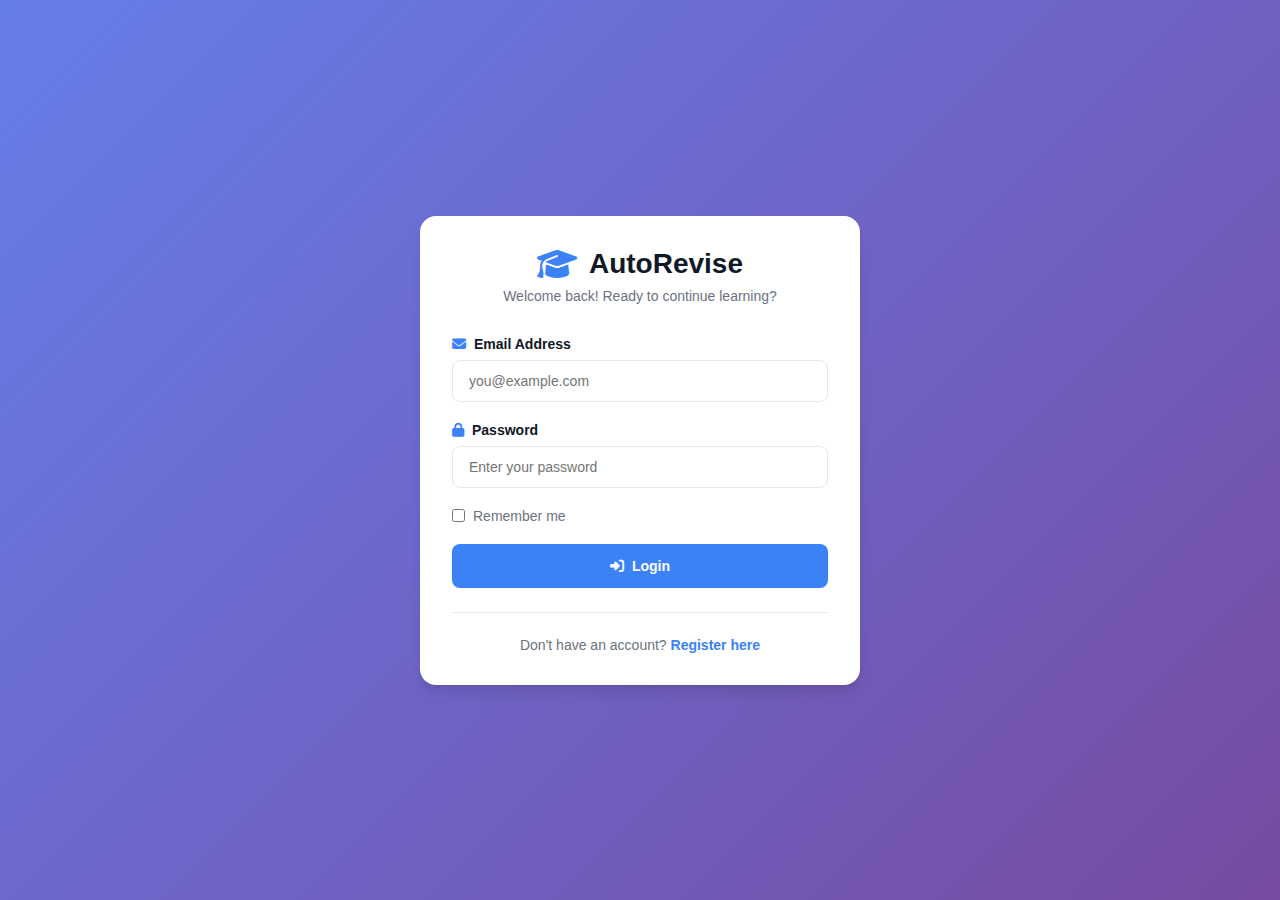
<file: Frontened 1/deck-view.html>
<!DOCTYPE html>
<html lang="en">
<head>
    <meta charset="UTF-8">
    <meta name="viewport" content="width=device-width, initial-scale=1.0">
    <title>Deck - JavaScript Fundamentals - AutoRevise</title>
    <link rel="stylesheet" href="css/deck-view.css">
    <link rel="stylesheet" href="https://cdnjs.cloudflare.com/ajax/libs/font-awesome/6.4.0/css/all.min.css">
    <script src="js/config.js"></script>
</head>
<body>
    <!-- Navigation Header -->
    <header class="navbar">
        <div class="nav-container">
            <a href="dashboard-connected.html" class="back-btn">
                <i class="fas fa-arrow-left"></i>
                <span>Back to Dashboard</span>
            </a>
            <div class="deck-header-info">
                <h1 class="deck-title">Loading...</h1>
                <span class="card-count">- cards</span>
            </div>
            <div class="deck-actions">
                <button class="action-btn study-btn" onclick="startStudySession()">
                    <i class="fas fa-play"></i>
                    <span>Study Now</span>
                </button>
            </div>
        </div>
    </header>

    <main class="deck-container">
        <!-- Deck Stats -->
        <section class="deck-stats">
            <div class="stats-grid">
                <div class="stat-item">
                    <div class="stat-icon">
                        <i class="fas fa-layer-group"></i>
                    </div>
                    <div class="stat-content">
                        <span class="stat-value">28</span>
                        <span class="stat-label">Total Cards</span>
                    </div>
                </div>
                <div class="stat-item">
                    <div class="stat-icon new">
                        <i class="fas fa-star"></i>
                    </div>
                    <div class="stat-content">
                        <span class="stat-value">5</span>
                        <span class="stat-label">New</span>
                    </div>
                </div>
                <div class="stat-item">
                    <div class="stat-icon learning">
                        <i class="fas fa-book-reader"></i>
                    </div>
                    <div class="stat-content">
                        <span class="stat-value">12</span>
                        <span class="stat-label">Learning</span>
                    </div>
                </div>
                <div class="stat-item">
                    <div class="stat-icon mastered">
                        <i class="fas fa-check-circle"></i>
                    </div>
                    <div class="stat-content">
                        <span class="stat-value">11</span>
                        <span class="stat-label">Mastered</span>
                    </div>
                </div>
            </div>
        </section>

        <!-- Add Card Section -->
        <section class="add-card-section">
            <button class="add-card-btn" onclick="openAddCardModal()">
                <i class="fas fa-plus-circle"></i>
                <span>Add New Card</span>
            </button>
            <button class="add-card-btn upload-btn" onclick="openUploadModal()" style="background: #2563eb; margin-left: 10px;">
                <i class="fas fa-upload"></i>
                <span>Upload CSV</span>
            </button>
        </section>

        <!-- Cards List -->
        <section class="cards-section">
            <div class="section-header">
                <h2 class="section-title">All Cards</h2>
                <div class="view-options">
                    <button class="view-btn active" onclick="setView('list')">
                        <i class="fas fa-list"></i>
                        List
                    </button>
                    <button class="view-btn" onclick="setView('grid')">
                        <i class="fas fa-th"></i>
                        Grid
                    </button>
                </div>
            </div>

            <div class="cards-list" id="cardsList">
                <!-- Loading state -->
                <div class="loading-state" id="loadingState">
                    <i class="fas fa-spinner fa-spin"></i>
                    <p>Loading cards...</p>
                </div>
                <!-- Cards will be loaded here dynamically -->
            </div>
        </section>
    </main>

    <!-- Add/Edit Card Modal -->
    <div class="modal" id="cardModal">
        <div class="modal-overlay" onclick="closeCardModal()"></div>
        <div class="modal-content">
            <div class="modal-header">
                <h2 class="modal-title" id="modalTitle">Add New Card</h2>
                <button class="modal-close" onclick="closeCardModal()">
                    <i class="fas fa-times"></i>
                </button>
            </div>
            <div class="modal-body">
                <form id="cardForm">
                    <div class="form-group">
                        <label for="cardFront" class="form-label">
                            <i class="fas fa-question-circle"></i>
                            Question (Front)
                        </label>
                        <textarea 
                            id="cardFront" 
                            class="form-textarea" 
                            rows="4" 
                            placeholder="Enter your question here..."
                            required
                        ></textarea>
                    </div>
                    <div class="form-group">
                        <label for="cardBack" class="form-label">
                            <i class="fas fa-lightbulb"></i>
                            Answer (Back)
                        </label>
                        <textarea 
                            id="cardBack" 
                            class="form-textarea" 
                            rows="6" 
                            placeholder="Enter the answer here..."
                            required
                        ></textarea>
                    </div>
                    <div id="cardError" class="error-message" style="display: none;"></div>
                    <div class="form-actions">
                        <button type="button" class="btn btn-secondary" onclick="closeCardModal()">
                            Cancel
                        </button>
                        <button type="submit" class="btn btn-primary">
                            <i class="fas fa-save"></i>
                            Save Card
                        </button>
                    </div>
                </form>
            </div>
        </div>
    </div>

    <!-- Delete Confirmation Modal -->
    <div class="modal" id="deleteModal">
        <div class="modal-overlay" onclick="closeDeleteModal()"></div>
        <div class="modal-content modal-small">
            <div class="modal-header">
                <h2 class="modal-title">Delete Card?</h2>
                <button class="modal-close" onclick="closeDeleteModal()">
                    <i class="fas fa-times"></i>
                </button>
            </div>
            <div class="modal-body">
                <div class="delete-warning">
                    <i class="fas fa-exclamation-triangle"></i>
                    <p>Are you sure you want to delete this card? This action cannot be undone.</p>
                </div>
                <div class="form-actions">
                    <button type="button" class="btn btn-secondary" onclick="closeDeleteModal()">
                        Cancel
                    </button>
                    <button type="button" class="btn btn-danger" id="confirmDeleteBtn" onclick="confirmDelete()">
                        <i class="fas fa-trash-alt"></i>
                        Delete Card
                    </button>
                </div>
            </div>
        </div>
    </div>

    <!-- CSV Upload Modal -->
    <div class="modal" id="uploadModal">
        <div class="modal-overlay" onclick="closeUploadModal()"></div>
        <div class="modal-content">
            <div class="modal-header">
                <h2 class="modal-title">Upload Cards from CSV</h2>
                <button class="modal-close" onclick="closeUploadModal()">
                    <i class="fas fa-times"></i>
                </button>
            </div>
            <div class="modal-body">
                <div class="upload-info" style="background: #eff6ff; padding: 15px; border-radius: 8px; margin-bottom: 20px;">
                    <h4 style="margin: 0 0 10px 0; color: #1e40af;">
                        <i class="fas fa-info-circle"></i> CSV Format Instructions
                    </h4>
                    <p style="margin: 0 0 8px 0; font-size: 14px;">Your CSV file should have two columns:</p>
                    <ul style="margin: 0; padding-left: 20px; font-size: 14px;">
                        <li><strong>Question</strong> - The front of the flashcard</li>
                        <li><strong>Answer</strong> - The back of the flashcard</li>
                    </ul>
                    <p style="margin: 10px 0 0 0; font-size: 13px; color: #64748b;">
                        Example: <code style="background: white; padding: 2px 6px; border-radius: 4px;">Question,Answer</code>
                    </p>
                </div>
                <form id="uploadForm">
                    <div class="form-group">
                        <label for="csvFile" class="form-label">
                            <i class="fas fa-file-csv"></i>
                            Select CSV File
                        </label>
                        <input 
                            type="file" 
                            id="csvFile" 
                            accept=".csv"
                            style="padding: 10px; border: 2px dashed #cbd5e1; border-radius: 8px; width: 100%; cursor: pointer;"
                            required
                        />
                        <small style="display: block; margin-top: 8px; color: #64748b;">
                            Maximum file size: 5MB
                        </small>
                    </div>
                    <div id="uploadPreview" style="display: none; margin-top: 15px; padding: 15px; background: #f8fafc; border-radius: 8px; max-height: 200px; overflow-y: auto;">
                        <h4 style="margin: 0 0 10px 0; font-size: 14px; color: #475569;">Preview (first 5 cards):</h4>
                        <div id="previewContent"></div>
                    </div>
                    <div id="uploadError" class="error-message" style="display: none;"></div>
                    <div class="form-actions">
                        <button type="button" class="btn btn-secondary" onclick="closeUploadModal()">
                            Cancel
                        </button>
                        <button type="submit" class="btn btn-primary" id="uploadBtn">
                            <i class="fas fa-upload"></i>
                            Upload Cards
                        </button>
                    </div>
                </form>
            </div>
        </div>
    </div>
 
    <script src="js/api-app1.js"></script>
    <script src="js/deck-view-connected.js"></script>
</body>
</html>
</file>
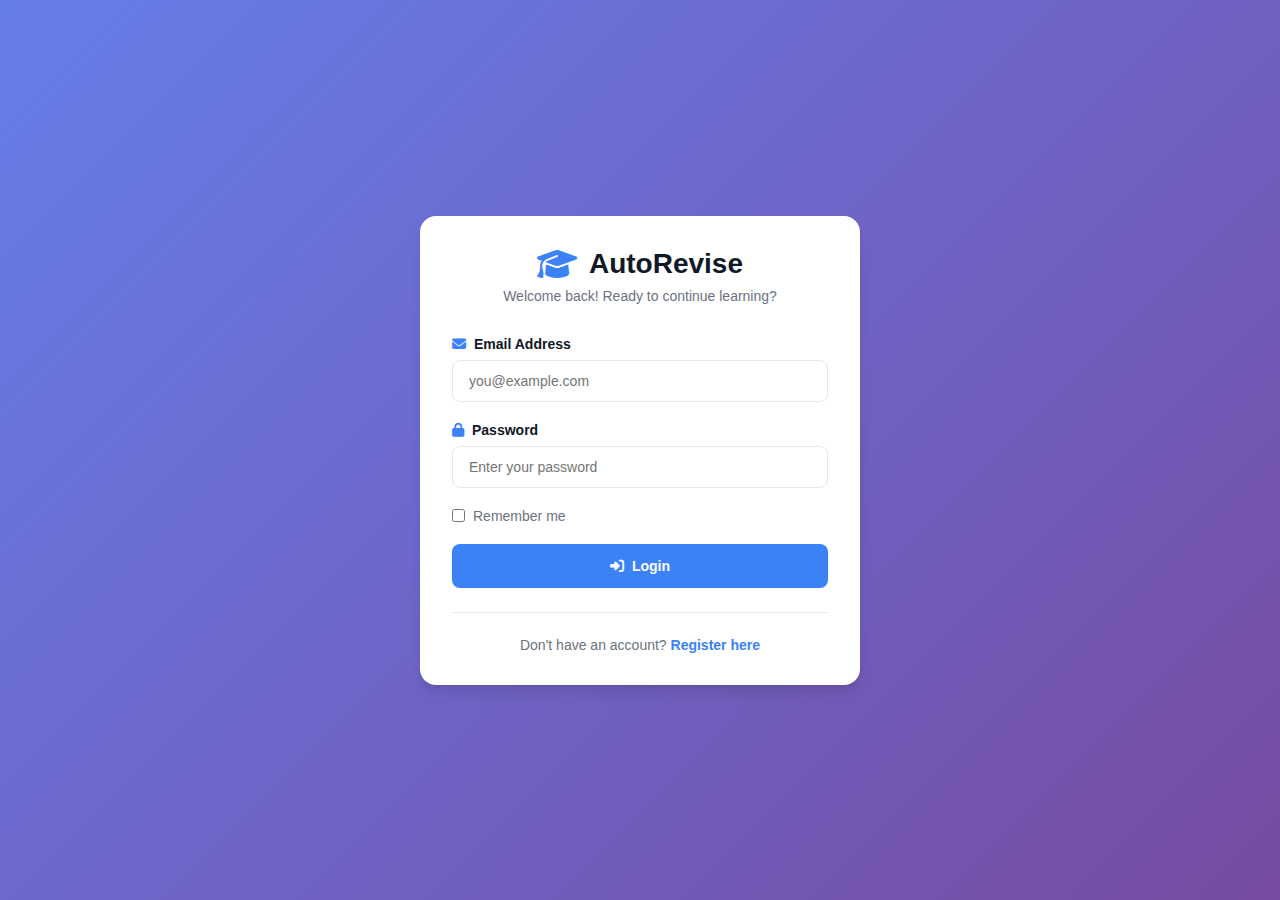
<file: Frontened 1/login-page.html>
<!DOCTYPE html>
<html lang="en">
<head>
    <meta charset="UTF-8">
    <meta name="viewport" content="width=device-width, initial-scale=1.0">
    <title>Login - AutoRevise</title>
    <link rel="stylesheet" href="css/auth.css">
    <link rel="stylesheet" href="https://cdnjs.cloudflare.com/ajax/libs/font-awesome/6.4.0/css/all.min.css">
    <script src="js/config.js"></script>
</head>
<body>
    <div class="auth-container">
        <div class="auth-card">
            <div class="auth-header">
                <div class="logo">
                    <i class="fas fa-graduation-cap"></i>
                    <h1>AutoRevise</h1>
                </div>
                <p class="tagline">Welcome back! Ready to continue learning?</p>
            </div>

            <form id="loginForm" class="auth-form">
                <div class="form-group">
                    <label for="email">
                        <i class="fas fa-envelope"></i>
                        Email Address
                    </label>
                    <input 
                        type="email" 
                        id="email" 
                        name="email" 
                        required 
                        placeholder="you@example.com"
                        autocomplete="email"
                    >
                </div>

                <div class="form-group">
                    <label for="password">
                        <i class="fas fa-lock"></i>
                        Password
                    </label>
                    <input 
                        type="password" 
                        id="password" 
                        name="password" 
                        required 
                        placeholder="Enter your password"
                        autocomplete="current-password"
                    >
                </div>

                <div class="form-options">
                    <label class="checkbox-label">
                        <input type="checkbox" id="rememberMe">
                        <span>Remember me</span>
                    </label>
                </div>

                <div id="errorMessage" class="error-message" style="display: none;"></div>
                <div id="successMessage" class="success-message" style="display: none;"></div>

                <button type="submit" class="btn-primary" id="loginBtn">
                    <i class="fas fa-sign-in-alt"></i>
                    <span>Login</span>
                </button>
            </form>

            <div class="auth-footer">
                <p>Don't have an account? <a href="register-page.html">Register here</a></p>
            </div>
        </div>
    </div>

    <script src="js/api-app1.js"></script>
    <script>
        const loginForm = document.getElementById('loginForm');
        const loginBtn = document.getElementById('loginBtn');
        const errorMessage = document.getElementById('errorMessage');
        const successMessage = document.getElementById('successMessage');

        // Show message helper
        function showMessage(element, message, isError = false) {
            element.textContent = message;
            element.style.display = 'block';
            setTimeout(() => {
                element.style.display = 'none';
            }, 5000);
        }

        // Handle login form submission
        loginForm.addEventListener('submit', async (e) => {
            e.preventDefault();

            const email = document.getElementById('email').value;
            const password = document.getElementById('password').value;

            // Hide previous messages
            errorMessage.style.display = 'none';
            successMessage.style.display = 'none';

            // Disable button and show loading state
            loginBtn.disabled = true;
            loginBtn.innerHTML = '<i class="fas fa-spinner fa-spin"></i> <span>Logging in...</span>';

            try {
                // Attempt login
                const response = await api.login(email, password);

                console.log('Login successful:', response);

                // Show success message
                showMessage(successMessage, response.message || 'Login successful! Redirecting...');

                // Wait a bit longer to ensure session cookie is set
                await new Promise(resolve => setTimeout(resolve, 500));

                // Verify session before redirecting
                try {
                    await api.me();
                    console.log('Session verified, redirecting to dashboard');
                    window.location.href = 'dashboard-connected.html';
                } catch (sessionError) {
                    console.error('Session verification failed:', sessionError);
                    // Try redirecting anyway - dashboard will handle it
                    window.location.href = 'dashboard-connected.html';
                }

            } catch (error) {
                console.error('Login error:', error);
                // Show error message
                showMessage(errorMessage, error.message || 'Login failed. Please try again.', true);
                
                // Re-enable button
                loginBtn.disabled = false;
                loginBtn.innerHTML = '<i class="fas fa-sign-in-alt"></i> <span>Login</span>';
            }
        });

        // Check if already logged in
        if (api.isLoggedIn()) {
            window.location.href = 'dashboard-connected.html';
        }
    </script>
</body>
</html>
</file>
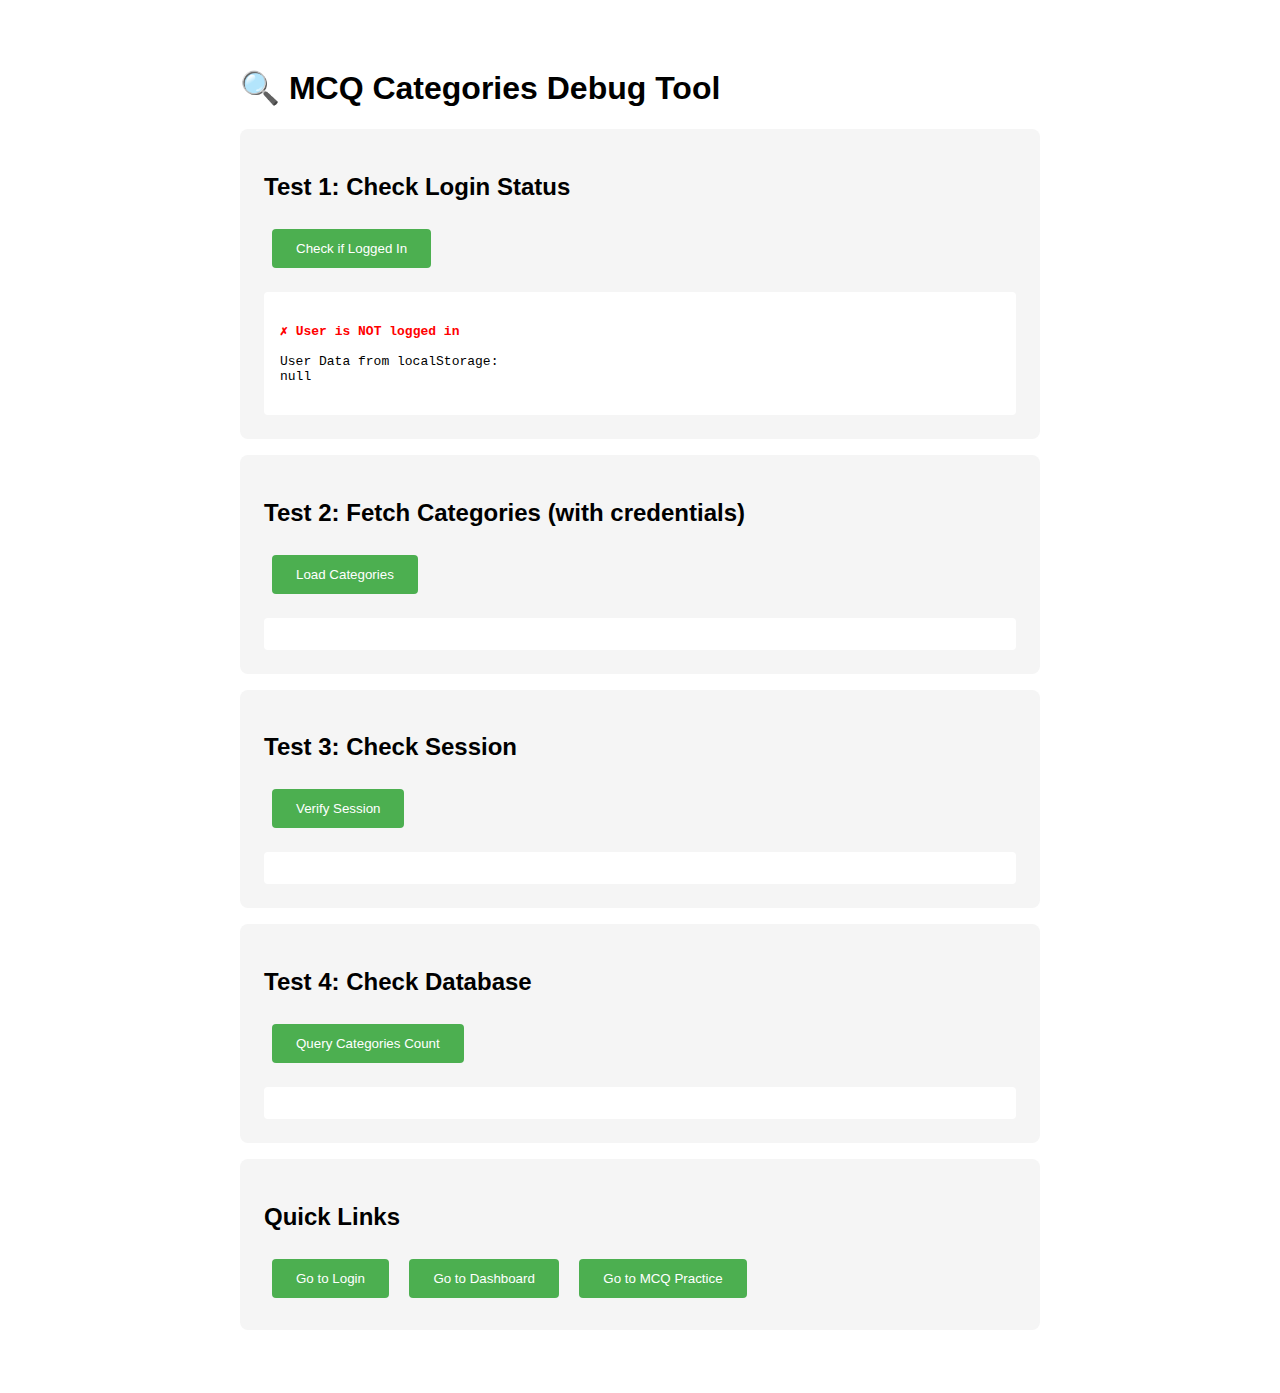
<file: Frontened 1/mcq-debug.html>
<!DOCTYPE html>
<html lang="en">
<head>
    <meta charset="UTF-8">
    <meta name="viewport" content="width=device-width, initial-scale=1.0">
    <title>MCQ Categories Debug</title>
    <script src="js/config.js"></script>
    <style>
        body {
            font-family: Arial, sans-serif;
            max-width: 800px;
            margin: 2rem auto;
            padding: 1rem;
        }
        .test-section {
            background: #f5f5f5;
            padding: 1.5rem;
            margin: 1rem 0;
            border-radius: 8px;
        }
        button {
            background: #4CAF50;
            color: white;
            padding: 0.75rem 1.5rem;
            border: none;
            border-radius: 4px;
            cursor: pointer;
            margin: 0.5rem;
        }
        button:hover {
            background: #45a049;
        }
        .result {
            background: white;
            padding: 1rem;
            margin-top: 1rem;
            border-radius: 4px;
            white-space: pre-wrap;
            font-family: monospace;
        }
        .success { color: green; font-weight: bold; }
        .error { color: red; font-weight: bold; }
    </style>
</head>
<body>
    <h1>🔍 MCQ Categories Debug Tool</h1>
    
    <div class="test-section">
        <h2>Test 1: Check Login Status</h2>
        <button onclick="testLogin()">Check if Logged In</button>
        <div id="loginResult" class="result"></div>
    </div>

    <div class="test-section">
        <h2>Test 2: Fetch Categories (with credentials)</h2>
        <button onclick="testCategories()">Load Categories</button>
        <div id="categoriesResult" class="result"></div>
    </div>

    <div class="test-section">
        <h2>Test 3: Check Session</h2>
        <button onclick="testSession()">Verify Session</button>
        <div id="sessionResult" class="result"></div>
    </div>

    <div class="test-section">
        <h2>Test 4: Check Database</h2>
        <button onclick="testDatabase()">Query Categories Count</button>
        <div id="dbResult" class="result"></div>
    </div>

    <div class="test-section">
        <h2>Quick Links</h2>
        <button onclick="window.location.href='login-page.html'">Go to Login</button>
        <button onclick="window.location.href='dashboard-connected.html'">Go to Dashboard</button>
        <button onclick="window.location.href='mcq-practice.html'">Go to MCQ Practice</button>
    </div>

    <script src="js/api-app1.js"></script>
    <script>
        async function testLogin() {
            const result = document.getElementById('loginResult');
            result.innerHTML = 'Testing...';
            
            try {
                const isLoggedIn = api.isLoggedIn();
                const user = api.getCurrentUser();
                
                result.innerHTML = `
<span class="${isLoggedIn ? 'success' : 'error'}">${isLoggedIn ? '✓ User is logged in' : '✗ User is NOT logged in'}</span>

User Data from localStorage:
${JSON.stringify(user, null, 2)}
                `;
            } catch (error) {
                result.innerHTML = `<span class="error">Error: ${error.message}</span>`;
            }
        }

        async function testCategories() {
            const result = document.getElementById('categoriesResult');
            result.innerHTML = 'Fetching categories...';
            
            try {
                const response = await fetch('http://127.0.0.1:5000/mcq/categories', {
                    method: 'GET',
                    credentials: 'include',
                    headers: {
                        'Content-Type': 'application/json'
                    }
                });

                const status = response.status;
                const statusText = response.statusText;
                
                let data;
                try {
                    data = await response.json();
                } catch (e) {
                    data = await response.text();
                }

                result.innerHTML = `
<span class="${response.ok ? 'success' : 'error'}">HTTP ${status} ${statusText}</span>

Response Headers:
${Array.from(response.headers.entries()).map(([k, v]) => `${k}: ${v}`).join('\n')}

Response Body:
${JSON.stringify(data, null, 2)}
                `;
            } catch (error) {
                result.innerHTML = `<span class="error">Network Error: ${error.message}</span>`;
            }
        }

        async function testSession() {
            const result = document.getElementById('sessionResult');
            result.innerHTML = 'Checking session...';
            
            try {
                const response = await fetch('http://127.0.0.1:5000/me', {
                    method: 'GET',
                    credentials: 'include'
                });

                const status = response.status;
                let data;
                try {
                    data = await response.json();
                } catch (e) {
                    data = await response.text();
                }

                result.innerHTML = `
<span class="${response.ok ? 'success' : 'error'}">HTTP ${status}</span>

Session Data:
${JSON.stringify(data, null, 2)}
                `;
            } catch (error) {
                result.innerHTML = `<span class="error">Error: ${error.message}</span>`;
            }
        }

        async function testDatabase() {
            const result = document.getElementById('dbResult');
            result.innerHTML = 'Checking database...';
            
            result.innerHTML = `
<span class="success">Database Schema Applied ✓</span>

Expected Categories:
1. Biology (fa-microscope)
2. Physics (fa-atom)
3. Chemistry (fa-flask)
4. Mathematics (fa-calculator)
5. Computer Science (fa-laptop-code)
6. History (fa-landmark)
7. Geography (fa-globe-americas)
8. English (fa-book)
9. General Knowledge (fa-brain)
10. Other (fa-question-circle)

To verify in MySQL:
SELECT * FROM MCQ_Categories;

To check question counts:
SELECT category_id, COUNT(*) FROM MCQ_Questions GROUP BY category_id;
            `;
        }

        // Auto-run Test 1 on load
        window.onload = function() {
            testLogin();
        };
    </script>
</body>
</html>
</file>
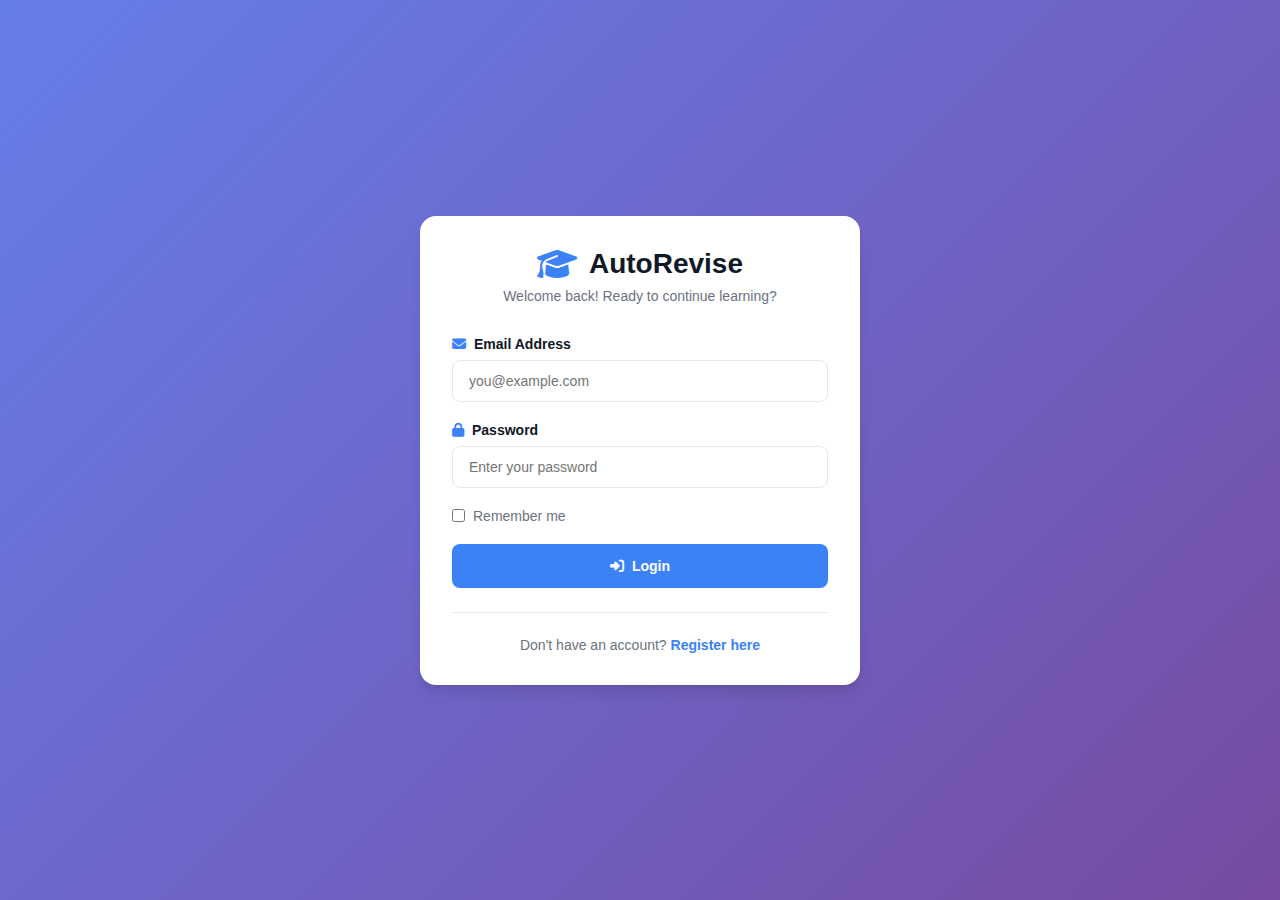
<file: Frontened 1/mcq-practice.html>
<!DOCTYPE html>
<html lang="en">
<head>
    <meta charset="UTF-8">
    <meta name="viewport" content="width=device-width, initial-scale=1.0">
    <title>MCQ Practice | AutoRevise</title>
    <link rel="stylesheet" href="css/dashboard.css">
    <link rel="stylesheet" href="https://cdnjs.cloudflare.com/ajax/libs/font-awesome/6.4.0/css/all.min.css">
    <script src="js/config.js"></script>
    <style>
        .mcq-container {
            max-width: 1200px;
            margin: 2rem auto;
            padding: 0 1rem;
        }

        .mcq-header {
            background: white;
            padding: 2rem;
            border-radius: 12px;
            box-shadow: 0 2px 10px rgba(0,0,0,0.1);
            margin-bottom: 2rem;
        }

        /* Category Grid */
        .category-grid {
            display: grid;
            grid-template-columns: repeat(auto-fill, minmax(280px, 1fr));
            gap: 1.5rem;
            margin-top: 2rem;
        }

        .category-card {
            background: white;
            padding: 2rem;
            border-radius: 12px;
            box-shadow: 0 2px 10px rgba(0,0,0,0.1);
            cursor: pointer;
            transition: all 0.3s;
            border: 2px solid transparent;
        }

        .category-card:hover {
            transform: translateY(-5px);
            box-shadow: 0 5px 20px rgba(0,0,0,0.15);
            border-color: #4CAF50;
        }

        .category-icon {
            font-size: 3rem;
            margin-bottom: 1rem;
            color: #4CAF50;
        }

        .category-name {
            font-size: 1.5rem;
            font-weight: bold;
            margin-bottom: 0.5rem;
            color: #333;
        }

        .category-description {
            color: #666;
            font-size: 0.9rem;
            margin-bottom: 1rem;
        }

        .category-count {
            background: #4CAF50;
            color: white;
            padding: 0.5rem 1rem;
            border-radius: 20px;
            font-weight: bold;
            display: inline-block;
        }

        .mcq-stats {
            display: grid;
            grid-template-columns: repeat(auto-fit, minmax(200px, 1fr));
            gap: 1rem;
            margin-top: 1rem;
        }

        .stat-box {
            background: #f5f5f5;
            padding: 1rem;
            border-radius: 8px;
            text-align: center;
        }

        .stat-box h3 {
            margin: 0;
            font-size: 2rem;
            color: #4CAF50;
        }

        .stat-box p {
            margin: 0.5rem 0 0 0;
            color: #666;
        }

        .back-button {
            background: #2196F3;
            color: white;
            padding: 0.75rem 1.5rem;
            border: none;
            border-radius: 8px;
            cursor: pointer;
            font-size: 1rem;
            transition: background 0.3s;
            margin-bottom: 1rem;
        }

        .back-button:hover {
            background: #1976D2;
        }

        .mcq-card {
            background: white;
            padding: 2rem;
            border-radius: 12px;
            box-shadow: 0 2px 10px rgba(0,0,0,0.1);
            margin-bottom: 2rem;
        }

        .mcq-question-header {
            display: flex;
            justify-content: space-between;
            align-items: center;
            margin-bottom: 1.5rem;
        }

        .mcq-number {
            background: #2196F3;
            color: white;
            padding: 0.5rem 1rem;
            border-radius: 8px;
            font-weight: bold;
        }

        .difficulty-badge {
            padding: 0.5rem 1rem;
            border-radius: 8px;
            font-weight: bold;
            text-transform: capitalize;
        }

        .difficulty-easy { background: #4CAF50; color: white; }
        .difficulty-medium { background: #FF9800; color: white; }
        .difficulty-hard { background: #F44336; color: white; }

        .question-text {
            font-size: 1.3rem;
            font-weight: 600;
            margin-bottom: 2rem;
            line-height: 1.6;
            color: #333;
        }

        .mcq-options {
            display: flex;
            flex-direction: column;
            gap: 1rem;
        }

        .mcq-option {
            display: flex;
            align-items: center;
            padding: 1.2rem;
            border: 2px solid #e0e0e0;
            border-radius: 10px;
            background: white;
            cursor: pointer;
            transition: all 0.3s;
        }

        .mcq-option:hover:not(.disabled) {
            border-color: #2196F3;
            background: #f5f9ff;
            transform: translateX(5px);
        }

        .mcq-option.selected {
            border-color: #2196F3;
            background: #e3f2fd;
        }

        .mcq-option.correct {
            border-color: #4CAF50;
            background: #e8f5e9;
        }

        .mcq-option.incorrect {
            border-color: #F44336;
            background: #ffebee;
        }

        .mcq-option.disabled {
            cursor: not-allowed;
            opacity: 0.7;
        }

        .option-letter {
            display: inline-flex;
            align-items: center;
            justify-content: center;
            width: 40px;
            height: 40px;
            background: #2196F3;
            color: white;
            border-radius: 50%;
            font-weight: bold;
            font-size: 1.1rem;
            margin-right: 1rem;
            flex-shrink: 0;
        }

        .mcq-option.selected .option-letter {
            background: #1976D2;
        }

        .mcq-option.correct .option-letter {
            background: #4CAF50;
        }

        .mcq-option.incorrect .option-letter {
            background: #F44336;
        }

        .option-text {
            flex: 1;
            font-size: 1.1rem;
        }

        .submit-btn {
            width: 100%;
            padding: 1rem;
            background: #4CAF50;
            color: white;
            border: none;
            border-radius: 10px;
            font-size: 1.1rem;
            font-weight: bold;
            cursor: pointer;
            margin-top: 1.5rem;
            transition: all 0.3s;
        }

        .submit-btn:hover:not(:disabled) {
            background: #45a049;
            transform: translateY(-2px);
        }

        .submit-btn:disabled {
            background: #ccc;
            cursor: not-allowed;
            transform: none;
        }

        .feedback {
            margin-top: 2rem;
            padding: 1.5rem;
            border-radius: 10px;
            display: none;
        }

        .feedback.show {
            display: block;
            animation: slideIn 0.3s ease;
        }

        @keyframes slideIn {
            from {
                opacity: 0;
                transform: translateY(-10px);
            }
            to {
                opacity: 1;
                transform: translateY(0);
            }
        }

        .feedback.correct {
            background: #e8f5e9;
            border: 2px solid #4CAF50;
        }

        .feedback.incorrect {
            background: #ffebee;
            border: 2px solid #F44336;
        }

        .feedback-icon {
            font-size: 3rem;
            text-align: center;
            margin-bottom: 0.5rem;
        }

        .feedback h3 {
            text-align: center;
            margin: 0.5rem 0;
        }

        .explanation {
            margin-top: 1rem;
            padding: 1rem;
            background: white;
            border-radius: 8px;
            font-style: italic;
        }

        .next-btn {
            width: 100%;
            padding: 1rem;
            background: #2196F3;
            color: white;
            border: none;
            border-radius: 10px;
            font-size: 1.1rem;
            font-weight: bold;
            cursor: pointer;
            margin-top: 1rem;
        }

        .next-btn:hover {
            background: #1976D2;
        }

        .empty-state {
            text-align: center;
            padding: 4rem 2rem;
            background: white;
            border-radius: 12px;
            box-shadow: 0 2px 10px rgba(0,0,0,0.1);
        }

        .empty-state i {
            font-size: 4rem;
            color: #ccc;
            margin-bottom: 1rem;
        }

        .loading {
            text-align: center;
            padding: 3rem;
        }

        .progress-bar {
            background: #e0e0e0;
            border-radius: 10px;
            overflow: hidden;
            margin-bottom: 1rem;
        }

        .progress-fill {
            background: linear-gradient(90deg, #4CAF50, #8BC34A);
            height: 10px;
            transition: width 0.3s;
        }

        .progress-text {
            text-align: center;
            color: #666;
            margin-bottom: 1rem;
        }
    </style>
</head>
<body>
    <!-- Navigation -->
    <nav class="navbar">
        <div class="nav-container">
            <div class="logo">
                <i class="fas fa-graduation-cap"></i>
                <span>AutoRevise</span>
            </div>
            <div class="nav-links">
                <a href="dashboard-connected.html" class="nav-link">Dashboard</a>
                <a href="mcq-practice.html" class="nav-link active">MCQ Practice</a>
                <a href="achievements.html" class="nav-link">Achievements</a>
            </div>
            <div class="nav-user">
                <span id="username">Loading...</span>
                <button class="logout-btn" onclick="handleLogout()">
                    <i class="fas fa-sign-out-alt"></i>
                    Logout
                </button>
            </div>
        </div>
    </nav>

    <div class="mcq-container">
        <!-- Categories View -->
        <div id="categoriesView">
            <div class="mcq-header">
                <h1>📚 MCQ Practice by Category</h1>
                <p>Select a category to start practicing</p>
            </div>

            <div class="category-grid" id="categoryGrid">
                <div class="loading">
                    <i class="fas fa-spinner fa-spin" style="font-size: 3rem; color: #2196F3;"></i>
                    <p>Loading categories...</p>
                </div>
            </div>
        </div>

        <!-- Practice View -->
        <div id="practiceView" style="display: none;">
            <button class="back-button" onclick="showCategories()">
                <i class="fas fa-arrow-left"></i> Back to Categories
            </button>

            <div class="mcq-header">
                <h1 id="categoryTitle">📝 MCQ Practice</h1>
                <div class="mcq-stats" id="mcqStats">
                    <div class="stat-box">
                        <h3 id="totalMCQs">-</h3>
                        <p>Total MCQs</p>
                    </div>
                    <div class="stat-box">
                        <h3 id="attempted">-</h3>
                        <p>Attempted</p>
                    </div>
                    <div class="stat-box">
                        <h3 id="accuracy">-</h3>
                        <p>Accuracy</p>
                    </div>
                    <div class="stat-box">
                        <h3 id="pointsEarned">0</h3>
                        <p>Points Today</p>
                    </div>
                </div>
            </div>

            <!-- Progress -->
            <div class="progress-bar" id="progressBar" style="display: none;">
                <div class="progress-fill" id="progressFill"></div>
            </div>
            <div class="progress-text" id="progressText"></div>

            <!-- Loading State -->
            <div class="loading" id="loadingState" style="display: none;">
                <i class="fas fa-spinner fa-spin" style="font-size: 3rem; color: #2196F3;"></i>
                <p>Loading MCQs...</p>
            </div>

            <!-- Empty State -->
            <div class="empty-state" id="emptyState" style="display: none;">
                <i class="fas fa-inbox"></i>
                <h2>No MCQs Available</h2>
                <p>There are no MCQs in this category yet.</p>
                <p>Ask your admin to upload more questions!</p>
            </div>

            <!-- MCQ Display -->
            <div class="mcq-card" id="mcqCard" style="display: none;">
                <!-- Content will be dynamically inserted -->
            </div>
        </div>
    </div>

    <script src="js/api-app1.js"></script>
    <script>
        let categories = [];
        let currentCategoryId = null;
        let mcqs = [];
        let currentIndex = 0;
        let selectedAnswer = null;
        let pointsEarnedToday = 0;
        let correctToday = 0;
        let attemptedToday = 0;

        // Initialize - Load Categories
        async function init() {
            try {
                console.log('MCQ Practice - Initializing...');
                
                // Check login
                if (!api.isLoggedIn()) {
                    console.log('User not logged in, redirecting...');
                    window.location.href = 'login-page.html';
                    return;
                }

                const user = api.getCurrentUser();
                console.log('Current user:', user);
                document.getElementById('username').textContent = user.username;

                // Load categories
                console.log('Loading categories...');
                await loadCategories();

            } catch (error) {
                console.error('Initialization error:', error);
                alert('Failed to load categories. Please try again.');
            }
        }

        async function loadCategories() {
            try {
                console.log('Fetching categories from API...');
                const response = await fetch('http://127.0.0.1:5000/mcq/categories', {
                    credentials: 'include'
                });

                console.log('Response status:', response.status);
                
                if (!response.ok) {
                    const errorData = await response.json().catch(() => ({}));
                    console.error('Failed to load categories:', errorData);
                    throw new Error(errorData.error || 'Failed to load categories');
                }

                const data = await response.json();
                console.log('Categories loaded:', data);
                categories = data.categories;

                displayCategories();

            } catch (error) {
                console.error('Error loading categories:', error);
                document.getElementById('categoryGrid').innerHTML = `
                    <div class="empty-state">
                        <i class="fas fa-exclamation-circle"></i>
                        <h2>Error Loading Categories</h2>
                        <p>${error.message}</p>
                        <button onclick="location.reload()" style="margin-top: 1rem; padding: 0.8rem 2rem; background: #2196F3; color: white; border: none; border-radius: 8px; cursor: pointer; font-size: 1rem;">
                            Retry
                        </button>
                    </div>
                `;
            }
        }

        function displayCategories() {
            const categoryGrid = document.getElementById('categoryGrid');
            console.log('Displaying categories. Total:', categories.length);

            if (categories.length === 0) {
                categoryGrid.innerHTML = `
                    <div class="empty-state">
                        <i class="fas fa-inbox"></i>
                        <h2>No Categories Available</h2>
                        <p>No MCQ categories have been set up yet.</p>
                    </div>
                `;
                return;
            }

            const cardsHTML = categories.map(cat => {
                console.log('Creating card for:', cat.category_name);
                return `
                    <div class="category-card" onclick="selectCategory(${cat.category_id}, '${cat.category_name}')">
                        <div class="category-icon">
                            <i class="fas ${cat.icon}"></i>
                        </div>
                        <div class="category-name">${cat.category_name}</div>
                        <div class="category-description">${cat.description}</div>
                        <div class="category-count">
                            ${cat.question_count} question${cat.question_count !== 1 ? 's' : ''}
                        </div>
                    </div>
                `;
            }).join('');
            
            console.log('Setting innerHTML with', categories.length, 'category cards');
            categoryGrid.innerHTML = cardsHTML;
        }

        async function selectCategory(categoryId, categoryName) {
            currentCategoryId = categoryId;
            document.getElementById('categoryTitle').innerHTML = `📝 ${categoryName}`;

            // Switch views
            document.getElementById('categoriesView').style.display = 'none';
            document.getElementById('practiceView').style.display = 'block';

            // Load MCQs for this category
            await loadMCQsForCategory(categoryId);
        }

        function showCategories() {
            document.getElementById('practiceView').style.display = 'none';
            document.getElementById('categoriesView').style.display = 'block';
            resetPracticeSession();
        }

        function resetPracticeSession() {
            mcqs = [];
            currentIndex = 0;
            selectedAnswer = null;
            pointsEarnedToday = 0;
            correctToday = 0;
            attemptedToday = 0;
        }

        async function loadMCQsForCategory(categoryId) {
            const loadingState = document.getElementById('loadingState');
            const emptyState = document.getElementById('emptyState');
            const mcqCard = document.getElementById('mcqCard');
            const progressBar = document.getElementById('progressBar');

            loadingState.style.display = 'block';
            emptyState.style.display = 'none';
            mcqCard.style.display = 'none';
            progressBar.style.display = 'none';

            try {
                const response = await fetch(`http://127.0.0.1:5000/mcq/category/${categoryId}`, {
                    credentials: 'include'
                });

                if (!response.ok) throw new Error('Failed to load MCQs');

                const data = await response.json();
                mcqs = data.mcqs;

                loadingState.style.display = 'none';

                if (mcqs.length === 0) {
                    emptyState.style.display = 'block';
                } else {
                    // Load stats
                    await loadStats();
                    // Show first MCQ
                    currentIndex = 0; // Reset to first question
                    renderCurrentMCQ();
                    progressBar.style.display = 'block';
                }

            } catch (error) {
                console.error('Error loading MCQs:', error);
                loadingState.style.display = 'none';
                emptyState.style.display = 'block';
            }
        }

        async function loadStats() {
            try {
                const response = await fetch('http://127.0.0.1:5000/mcq/stats', {
                    credentials: 'include'
                });

                if (response.ok) {
                    const data = await response.json();
                    document.getElementById('totalMCQs').textContent = data.stats.total_mcqs_attempted || 0;
                    document.getElementById('attempted').textContent = data.stats.total_attempts || 0;
                    document.getElementById('accuracy').textContent = data.stats.avg_accuracy ? `${data.stats.avg_accuracy}%` : '0%';
                }
            } catch (error) {
                console.error('Error loading stats:', error);
            }
        }

        async function loadMCQs() {
            try {
                const response = await fetch('http://127.0.0.1:5000/mcq/study-session?limit=20', {
                    credentials: 'include'
                });

                if (!response.ok) {
                    throw new Error('Failed to load MCQs');
                }

                const data = await response.json();
                mcqs = data.mcqs || [];

                document.getElementById('loadingState').style.display = 'none';

                if (mcqs.length === 0) {
                    document.getElementById('emptyState').style.display = 'block';
                } else {
                    document.getElementById('progressBar').style.display = 'block';
                    renderCurrentMCQ();
                }

            } catch (error) {
                console.error('Error loading MCQs:', error);
                document.getElementById('loadingState').style.display = 'none';
                document.getElementById('emptyState').style.display = 'block';
            }
        }

        function renderCurrentMCQ() {
            if (currentIndex >= mcqs.length) {
                showCompletionScreen();
                return;
            }

            const mcq = mcqs[currentIndex];
            selectedAnswer = null;

            // Update progress
            const progress = ((currentIndex + 1) / mcqs.length) * 100;
            document.getElementById('progressFill').style.width = `${progress}%`;
            document.getElementById('progressText').textContent = `Question ${currentIndex + 1} of ${mcqs.length}`;

            // Render MCQ
            const mcqCard = document.getElementById('mcqCard');
            mcqCard.style.display = 'block';
            mcqCard.innerHTML = `
                <div class="mcq-question-header">
                    <div class="mcq-number">Question ${currentIndex + 1}</div>
                    <div class="difficulty-badge difficulty-${mcq.difficulty}">${mcq.difficulty}</div>
                </div>

                <div class="question-text">${mcq.question_text}</div>

                <div class="mcq-options">
                    <div class="mcq-option" onclick="selectOption('A', this)">
                        <div class="option-letter">A</div>
                        <div class="option-text">${mcq.option_a}</div>
                    </div>
                    <div class="mcq-option" onclick="selectOption('B', this)">
                        <div class="option-letter">B</div>
                        <div class="option-text">${mcq.option_b}</div>
                    </div>
                    <div class="mcq-option" onclick="selectOption('C', this)">
                        <div class="option-letter">C</div>
                        <div class="option-text">${mcq.option_c}</div>
                    </div>
                    <div class="mcq-option" onclick="selectOption('D', this)">
                        <div class="option-letter">D</div>
                        <div class="option-text">${mcq.option_d}</div>
                    </div>
                </div>

                <button class="submit-btn" id="submitBtn" onclick="submitAnswer()" disabled>
                    Submit Answer
                </button>

                <div class="feedback" id="feedback"></div>
            `;
        }

        function selectOption(option, element) {
            // Remove previous selection
            document.querySelectorAll('.mcq-option').forEach(opt => {
                opt.classList.remove('selected');
            });

            // Mark new selection
            element.classList.add('selected');
            selectedAnswer = option;

            // Enable submit button
            document.getElementById('submitBtn').disabled = false;
        }

        async function submitAnswer() {
            if (!selectedAnswer) return;

            const mcq = mcqs[currentIndex];
            const submitBtn = document.getElementById('submitBtn');
            submitBtn.disabled = true;
            submitBtn.textContent = 'Checking...';

            try {
                const response = await fetch(`http://127.0.0.1:5000/mcq/${mcq.mcq_id}/check`, {
                    method: 'POST',
                    headers: { 'Content-Type': 'application/json' },
                    credentials: 'include',
                    body: JSON.stringify({ answer: selectedAnswer })
                });

                if (!response.ok) {
                    throw new Error('Failed to check answer');
                }

                const result = await response.json();

                // Update stats
                attemptedToday++;
                if (result.correct) {
                    correctToday++;
                    pointsEarnedToday += result.points_earned;
                }
                document.getElementById('pointsEarned').textContent = pointsEarnedToday;

                // Disable all options
                document.querySelectorAll('.mcq-option').forEach(opt => {
                    opt.classList.add('disabled');
                    opt.onclick = null;
                });

                // Highlight correct/incorrect answers
                const options = document.querySelectorAll('.mcq-option');
                const letters = ['A', 'B', 'C', 'D'];
                options.forEach((opt, index) => {
                    if (letters[index] === result.correct_answer) {
                        opt.classList.add('correct');
                    } else if (opt.classList.contains('selected')) {
                        opt.classList.add('incorrect');
                    }
                });

                // Show feedback
                showFeedback(result);

            } catch (error) {
                console.error('Error submitting answer:', error);
                alert('Failed to submit answer. Please try again.');
                submitBtn.disabled = false;
                submitBtn.textContent = 'Submit Answer';
            }
        }

        function showFeedback(result) {
            const feedback = document.getElementById('feedback');
            feedback.className = `feedback show ${result.correct ? 'correct' : 'incorrect'}`;

            feedback.innerHTML = `
                <div class="feedback-icon">${result.correct ? '✅' : '❌'}</div>
                <h3>${result.correct ? 'Correct!' : 'Incorrect'}</h3>
                ${result.correct ? 
                    `<p>Great job! You earned <strong>${result.points_earned} points</strong></p>` :
                    `<p>The correct answer was: <strong>${result.correct_answer}</strong></p>`
                }
                ${result.explanation ? `<div class="explanation"><strong>Explanation:</strong> ${result.explanation}</div>` : ''}
                <button class="next-btn" onclick="nextMCQ()">
                    ${currentIndex + 1 < mcqs.length ? 'Next Question' : 'Finish'} →
                </button>
            `;
        }

        function nextMCQ() {
            currentIndex++;
            renderCurrentMCQ();
        }

        function showCompletionScreen() {
            const mcqCard = document.getElementById('mcqCard');
            const accuracy = attemptedToday > 0 ? Math.round((correctToday / attemptedToday) * 100) : 0;

            mcqCard.innerHTML = `
                <div style="text-align: center; padding: 2rem;">
                    <div style="font-size: 4rem; margin-bottom: 1rem;">🎉</div>
                    <h2>Practice Session Complete!</h2>
                    <div class="mcq-stats" style="margin: 2rem 0;">
                        <div class="stat-box">
                            <h3>${attemptedToday}</h3>
                            <p>Questions Answered</p>
                        </div>
                        <div class="stat-box">
                            <h3>${correctToday}</h3>
                            <p>Correct Answers</p>
                        </div>
                        <div class="stat-box">
                            <h3>${accuracy}%</h3>
                            <p>Accuracy</p>
                        </div>
                        <div class="stat-box">
                            <h3>${pointsEarnedToday}</h3>
                            <p>Points Earned</p>
                        </div>
                    </div>
                    <button onclick="window.location.href='dashboard-connected.html'" class="next-btn">
                        Back to Dashboard
                    </button>
                    <button onclick="location.reload()" class="next-btn" style="background: #4CAF50;">
                        Practice More MCQs
                    </button>
                </div>
            `;
        }

        function handleLogout() {
            api.logout().then(() => {
                window.location.href = 'login-page.html';
            });
        }

        // Initialize on load
        document.addEventListener('DOMContentLoaded', init);
    </script>
</body>
</html>
</file>
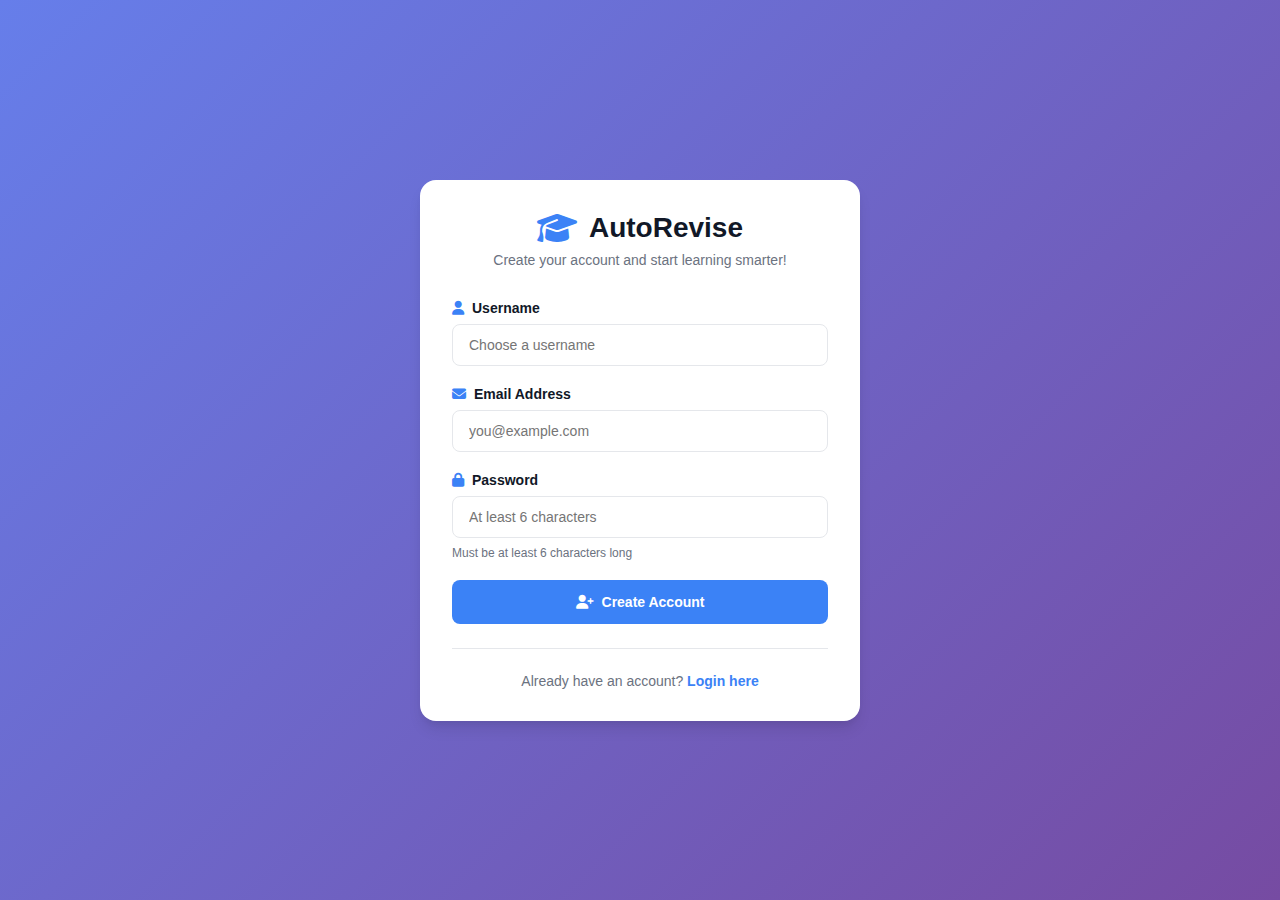
<file: Frontened 1/register-page.html>
<!DOCTYPE html>
<html lang="en">
<head>
    <meta charset="UTF-8">
    <meta name="viewport" content="width=device-width, initial-scale=1.0">
    <title>Register - AutoRevise</title>
    <link rel="stylesheet" href="css/auth.css">
    <link rel="stylesheet" href="https://cdnjs.cloudflare.com/ajax/libs/font-awesome/6.4.0/css/all.min.css">
    <script src="js/config.js"></script>
</head>
<body>
    <div class="auth-container">
        <div class="auth-card">
            <div class="auth-header">
                <div class="logo">
                    <i class="fas fa-graduation-cap"></i>
                    <h1>AutoRevise</h1>
                </div>
                <p class="tagline">Create your account and start learning smarter!</p>
            </div>

            <form id="registerForm" class="auth-form">
                <div class="form-group">
                    <label for="username">
                        <i class="fas fa-user"></i>
                        Username
                    </label>
                    <input 
                        type="text" 
                        id="username" 
                        name="username" 
                        required 
                        placeholder="Choose a username"
                        autocomplete="username"
                    >
                </div>

                <div class="form-group">
                    <label for="email">
                        <i class="fas fa-envelope"></i>
                        Email Address
                    </label>
                    <input 
                        type="email" 
                        id="email" 
                        name="email" 
                        required 
                        placeholder="you@example.com"
                        autocomplete="email"
                    >
                </div>

                <div class="form-group">
                    <label for="password">
                        <i class="fas fa-lock"></i>
                        Password
                    </label>
                    <input 
                        type="password" 
                        id="password" 
                        name="password" 
                        required 
                        placeholder="At least 6 characters"
                        autocomplete="new-password"
                        minlength="6"
                    >
                    <small class="form-hint">Must be at least 6 characters long</small>
                </div>

                <div id="errorMessage" class="error-message" style="display: none;"></div>
                <div id="successMessage" class="success-message" style="display: none;"></div>

                <button type="submit" class="btn-primary" id="registerBtn">
                    <i class="fas fa-user-plus"></i>
                    <span>Create Account</span>
                </button>
            </form>

            <div class="auth-footer">
                <p>Already have an account? <a href="login-page.html">Login here</a></p>
            </div>
        </div>
    </div>

    <script src="js/api-app1.js"></script>
    <script>
        const registerForm = document.getElementById('registerForm');
        const registerBtn = document.getElementById('registerBtn');
        const errorMessage = document.getElementById('errorMessage');
        const successMessage = document.getElementById('successMessage');

        // Show message helper
        function showMessage(element, message) {
            element.textContent = message;
            element.style.display = 'block';
            setTimeout(() => {
                element.style.display = 'none';
            }, 5000);
        }

        // Handle registration form submission
        registerForm.addEventListener('submit', async (e) => {
            e.preventDefault();

            const username = document.getElementById('username').value;
            const email = document.getElementById('email').value;
            const password = document.getElementById('password').value;

            // Hide previous messages
            errorMessage.style.display = 'none';
            successMessage.style.display = 'none';

            // Disable button and show loading state
            registerBtn.disabled = true;
            registerBtn.innerHTML = '<i class="fas fa-spinner fa-spin"></i> <span>Creating account...</span>';

            try {
                const response = await api.register(username, email, password);

                console.log('Registration successful:', response);

                // Show success message
                showMessage(successMessage, 'Account created successfully! Redirecting...');

                // Wait a bit to ensure session cookie is set
                await new Promise(resolve => setTimeout(resolve, 500));

                // Redirect to dashboard (user is auto-logged in after registration)
                window.location.href = 'dashboard-connected.html';

            } catch (error) {
                console.error('Registration error:', error);
                // Show error message
                showMessage(errorMessage, error.message || 'Registration failed. Please try again.');
                
                // Re-enable button
                registerBtn.disabled = false;
                registerBtn.innerHTML = '<i class="fas fa-user-plus"></i> <span>Create Account</span>';
            }
        });

        // Check if already logged in
        if (api.isLoggedIn()) {
            window.location.href = 'dashboard-connected.html';
        }
    </script>
</body>
</html>
</file>
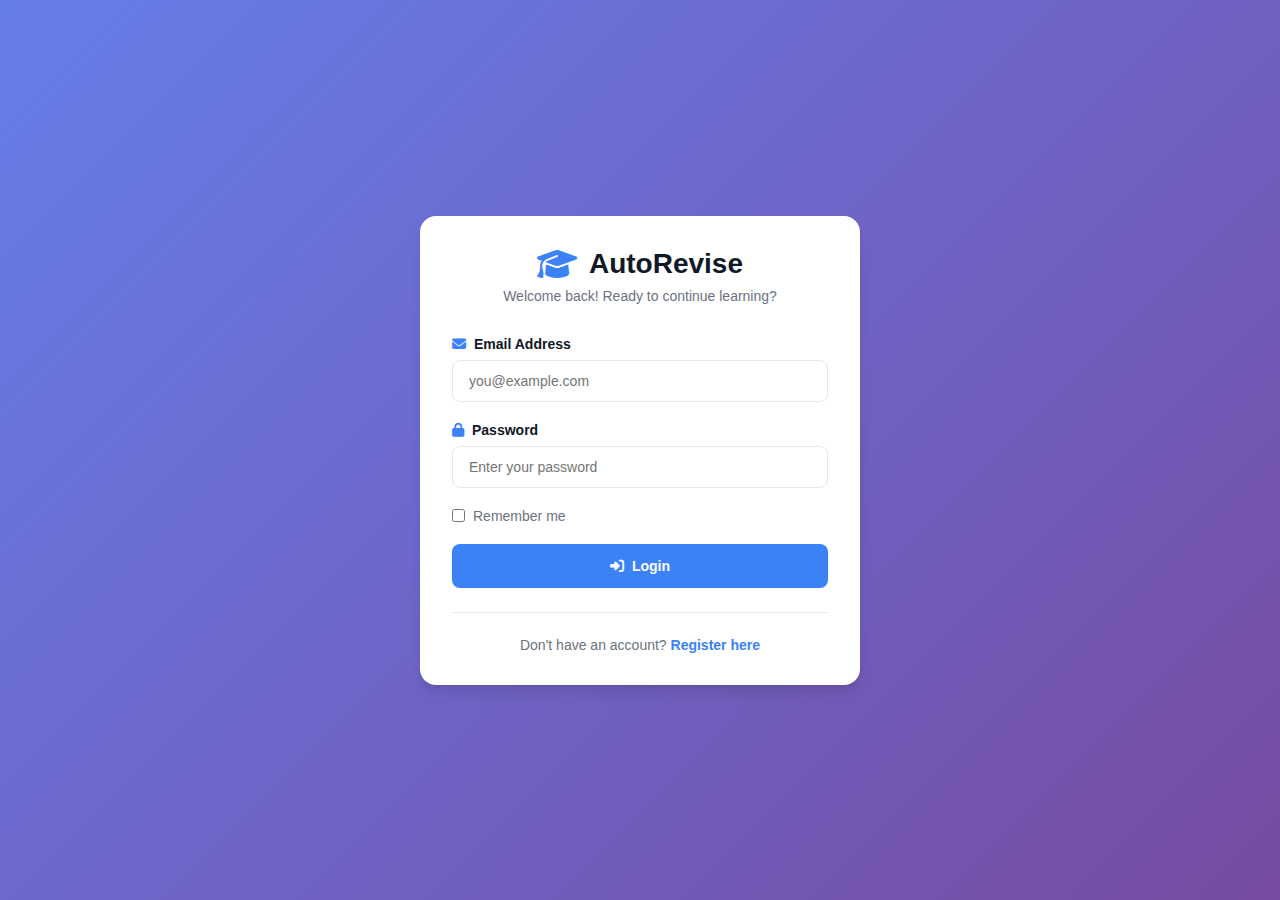
<file: Frontened 1/study-session.html>
<!DOCTYPE html>
<html lang="en">
<head>
    <meta charset="UTF-8">
    <meta name="viewport" content="width=device-width, initial-scale=1.0">
    <title>Study Session - AutoRevise</title>
    <link rel="stylesheet" href="css/study-session.css">
    <link rel="stylesheet" href="https://cdnjs.cloudflare.com/ajax/libs/font-awesome/6.4.0/css/all.min.css">
    <script src="js/config.js"></script>
</head>
<body>
    <!-- Study Header -->
    <header class="study-header">
        <div class="header-container">
            <a href="dashboard-connected.html" class="exit-btn">
                <i class="fas fa-times"></i>
                <span>Exit Session</span>
            </a>
            
            <div class="deck-info">
                <h2 class="deck-name">Study Session</h2>
            </div>
            
            <div class="study-timer">
                <i class="fas fa-clock"></i>
                <span id="timer">00:00</span>
            </div>
        </div>
    </header>

    <!-- Progress Indicator -->
    <div class="progress-section">
        <div class="progress-stats">
            <span class="cards-remaining"><strong id="currentCard">1</strong> / <span id="totalCards">20</span></span>
            <span class="progress-percent"><span id="progressPercent">5</span>% Complete</span>
        </div>
        <div class="progress-bar">
            <div class="progress-fill" id="progressFill" style="width: 5%;"></div>
        </div>
    </div>

    <!-- Main Study Container -->
    <main class="study-container">
        <!-- Flashcard -->
        <div class="flashcard-container">
            <div class="flashcard" id="flashcard">
                <!-- Front Side -->
                <div class="flashcard-side flashcard-front">
                    <div class="card-header">
                        <span class="card-label">
                            <i class="fas fa-question-circle"></i>
                            Question
                        </span>
                    </div>
                    <div class="card-content">
                        <p id="questionText">What is a closure in JavaScript?</p>
                    </div>
                    <div class="flip-hint">
                        <i class="fas fa-hand-pointer"></i>
                        <span>Click to flip and see the answer</span>
                    </div>
                </div>

                <!-- Back Side -->
                <div class="flashcard-side flashcard-back">
                    <div class="card-header">
                        <span class="card-label">
                            <i class="fas fa-lightbulb"></i>
                            Answer
                        </span>
                    </div>
                    <div class="card-content">
                        <p id="answerText">A closure is a function that has access to variables in its outer (enclosing) scope, even after the outer function has returned. Closures allow functions to maintain access to variables from their lexical scope.</p>
                    </div>
                    <div class="flip-hint">
                        <i class="fas fa-star"></i>
                        <span>Rate how well you knew this</span>
                    </div>
                </div>
            </div>

            <!-- Flip Instruction (shown before first flip) -->
            <div class="flip-instruction" id="flipInstruction">
                <i class="fas fa-redo-alt"></i>
                <p>Click the card to reveal the answer</p>
            </div>
        </div>

        <!-- Rating Buttons -->
        <div class="rating-buttons" id="ratingButtons">
            <button class="rating-btn forgot-btn" onclick="rateCard('forgot')" disabled>
                <div class="btn-icon">
                    <i class="fas fa-times-circle"></i>
                </div>
                <div class="btn-content">
                    <span class="btn-label">Forgot</span>
                    <span class="btn-subtitle">< 1 min</span>
                </div>
            </button>

            <button class="rating-btn hard-btn" onclick="rateCard('hard')" disabled>
                <div class="btn-icon">
                    <i class="fas fa-frown"></i>
                </div>
                <div class="btn-content">
                    <span class="btn-label">Hard</span>
                    <span class="btn-subtitle">< 10 min</span>
                </div>
            </button>

            <button class="rating-btn good-btn" onclick="rateCard('good')" disabled>
                <div class="btn-icon">
                    <i class="fas fa-smile"></i>
                </div>
                <div class="btn-content">
                    <span class="btn-label">Good</span>
                    <span class="btn-subtitle">1 day</span>
                </div>
            </button>

            <button class="rating-btn easy-btn" onclick="rateCard('easy')" disabled>
                <div class="btn-icon">
                    <i class="fas fa-grin-stars"></i>
                </div>
                <div class="btn-content">
                    <span class="btn-label">Easy</span>
                    <span class="btn-subtitle">4 days</span>
                </div>
            </button>
        </div>

        <!-- Study Stats (optional, can be hidden) -->
        <div class="study-stats">
            <div class="stat-item">
                <i class="fas fa-check-circle"></i>
                <span id="cardsCompleted">0</span>
                <small>Completed</small>
            </div>
            <div class="stat-item">
                <i class="fas fa-fire"></i>
                <span>7</span>
                <small>Day Streak</small>
            </div>
            <div class="stat-item">
                <i class="fas fa-star"></i>
                <span id="pointsEarned">0</span>
                <small>Points</small>
            </div>
        </div>
    </main>

    <script src="js/api-app1.js"></script>
    <script src="js/study-session-connected.js"></script>
</body>
</html>
</file>
<file: Frontened 1/css/style.css>
body, input  { font-family: sans-serif; color: #000; text-align: center;
               margin: 1em; padding: 0; font-size: 15px; }
h1, h2, h3   { font-weight: normal; }

input        { background-color: #fff; margin: 0; text-align: left;
               outline: none !important; }
input[type="submit"] { padding: 3px 6px; }
a            { color: #11557C; }
a:hover      { color: #177199; }
pre, code,
textarea     { font-family: monospace; font-size: 14px; }

div.debugger { text-align: left; padding: 12px; margin: auto;
               background-color: white; }
h1           { font-size: 36px; margin: 0 0 0.3em 0; }
div.detail { cursor: pointer; }
div.detail p { margin: 0 0 8px 13px; font-size: 14px; white-space: pre-wrap;
               font-family: monospace; }
div.explanation { margin: 20px 13px; font-size: 15px; color: #555; }
div.footer   { font-size: 13px; text-align: right; margin: 30px 0;
               color: #86989B; }

h2           { font-size: 16px; margin: 1.3em 0 0.0 0; padding: 9px;
               background-color: #11557C; color: white; }
h2 em, h3 em { font-style: normal; color: #A5D6D9; font-weight: normal; }

div.traceback, div.plain { border: 1px solid #ddd; margin: 0 0 1em 0; padding: 10px; }
div.plain p      { margin: 0; }
div.plain textarea,
div.plain pre { margin: 10px 0 0 0; padding: 4px;
                background-color: #E8EFF0; border: 1px solid #D3E7E9; }
div.plain textarea { width: 99%; height: 300px; }
div.traceback h3 { font-size: 1em; margin: 0 0 0.8em 0; }
div.traceback ul { list-style: none; margin: 0; padding: 0 0 0 1em; }
div.traceback h4 { font-size: 13px; font-weight: normal; margin: 0.7em 0 0.1em 0; }
div.traceback pre { margin: 0; padding: 5px 0 3px 15px;
                    background-color: #E8EFF0; border: 1px solid #D3E7E9; }
div.traceback .library .current { background: white; color: #555; }
div.traceback .expanded .current { background: #E8EFF0; color: black; }
div.traceback pre:hover { background-color: #DDECEE; color: black; cursor: pointer; }
div.traceback div.source.expanded pre + pre { border-top: none; }

div.traceback span.ws { display: none; }
div.traceback pre.before, div.traceback pre.after { display: none; background: white; }
div.traceback div.source.expanded pre.before,
div.traceback div.source.expanded pre.after {
    display: block;
}

div.traceback div.source.expanded span.ws {
    display: inline;
}

div.traceback blockquote { margin: 1em 0 0 0; padding: 0; white-space: pre-line; }
div.traceback img { float: right; padding: 2px; margin: -3px 2px 0 0; display: none; }
div.traceback img:hover { background-color: #ddd; cursor: pointer;
                          border-color: #BFDDE0; }
div.traceback pre:hover img { display: block; }
div.traceback cite.filename { font-style: normal; color: #3B666B; }

pre.console { border: 1px solid #ccc; background: white!important;
              color: black; padding: 5px!important;
              margin: 3px 0 0 0!important; cursor: default!important;
              max-height: 400px; overflow: auto; }
pre.console form { color: #555; }
pre.console input { background-color: transparent; color: #555;
                    width: 90%; font-family: monospace; font-size: 14px;
                     border: none!important; }

span.string { color: #30799B; }
span.number { color: #9C1A1C; }
span.help   { color: #3A7734; }
span.object { color: #485F6E; }
span.extended { opacity: 0.5; }
span.extended:hover { opacity: 1; }
a.toggle { text-decoration: none; background-repeat: no-repeat;
           background-position: center center;
           background-image: url(?__debugger__=yes&cmd=resource&f=more.png); }
a.toggle:hover { background-color: #444; }
a.open { background-image: url(?__debugger__=yes&cmd=resource&f=less.png); }

pre.console div.traceback,
pre.console div.box { margin: 5px 10px; white-space: normal;
                      border: 1px solid #11557C; padding: 10px;
                      font-family: sans-serif;  }
pre.console div.box h3,
pre.console div.traceback h3 { margin: -10px -10px 10px -10px; padding: 5px;
                               background: #11557C; color: white; }

pre.console div.traceback pre:hover { cursor: default; background: #E8EFF0; }
pre.console div.traceback pre.syntaxerror { background: inherit; border: none;
                                            margin: 20px -10px -10px -10px;
                                            padding: 10px; border-top: 1px solid #BFDDE0;
                                            background: #E8EFF0; }
pre.console div.noframe-traceback pre.syntaxerror { margin-top: -10px; border: none; }

pre.console div.box pre.repr { padding: 0; margin: 0; background-color: white; border: none; }
pre.console div.box table { margin-top: 6px; }
pre.console div.box pre { border: none; }
pre.console div.box pre.help { background-color: white; }
pre.console div.box pre.help:hover { cursor: default; }
pre.console table tr { vertical-align: top; }
div.console { border: 1px solid #ccc; padding: 4px; background-color: #fafafa; }

div.traceback pre, div.console pre {
    white-space: pre-wrap;       /* css-3 should we be so lucky... */
    white-space: -moz-pre-wrap;  /* Mozilla, since 1999 */
    white-space: -pre-wrap;      /* Opera 4-6 ?? */
    white-space: -o-pre-wrap;    /* Opera 7 ?? */
    word-wrap: break-word;       /* Internet Explorer 5.5+ */
    _white-space: pre;           /* IE only hack to re-specify in
                                 addition to word-wrap  */
}


div.pin-prompt {
    position: absolute;
    display: none;
    top: 0;
    bottom: 0;
    left: 0;
    right: 0;
    background: rgba(255, 255, 255, 0.8);
}

div.pin-prompt .inner {
    background: #eee;
    padding: 10px 50px;
    width: 350px;
    margin: 10% auto 0 auto;
    border: 1px solid #ccc;
    border-radius: 2px;
}

div.exc-divider {
    margin: 0.7em 0 0 -1em;
    padding: 0.5em;
    background: #11557C;
    color: #ddd;
    border: 1px solid #ddd;
}

.console.active {
    max-height: 0!important;
    display: none;
}

.hidden {
    display: none;
}
</file>
<file: Frontened 1/css/dashboard.css>
/* Dashboard Styles */
* {
    margin: 0;
    padding: 0;
    box-sizing: border-box;
}

:root {
    --primary-color: #3B82F6;
    --primary-dark: #2563EB;
    --success-color: #10B981;
    --warning-color: #F59E0B;
    --danger-color: #EF4444;
    --bg-color: #F9FAFB;
    --surface-color: #FFFFFF;
    --text-primary: #111827;
    --text-secondary: #6B7280;
    --border-color: #E5E7EB;
    --shadow-sm: 0 1px 2px 0 rgba(0, 0, 0, 0.05);
    --shadow-md: 0 4px 6px -1px rgba(0, 0, 0, 0.1);
    --shadow-lg: 0 10px 15px -3px rgba(0, 0, 0, 0.1);
}

body {
    font-family: -apple-system, BlinkMacSystemFont, 'Segoe UI', Roboto, sans-serif;
    background: var(--bg-color);
    color: var(--text-primary);
    min-height: 100vh;
}

/* Navbar */
.navbar {
    background: var(--surface-color);
    border-bottom: 1px solid var(--border-color);
    box-shadow: var(--shadow-sm);
    position: sticky;
    top: 0;
    z-index: 100;
}

.nav-container {
    max-width: 1400px;
    margin: 0 auto;
    padding: 1rem 1.5rem;
    display: flex;
    align-items: center;
    justify-content: space-between;
}

.logo {
    display: flex;
    align-items: center;
    gap: 0.5rem;
    font-size: 1.25rem;
    font-weight: 700;
    color: var(--text-primary);
}

.logo i {
    color: var(--primary-color);
}

.nav-links {
    display: flex;
    gap: 1rem;
}

.nav-link {
    padding: 0.5rem 1rem;
    color: var(--text-secondary);
    text-decoration: none;
    border-radius: 0.5rem;
    font-weight: 500;
    transition: all 0.2s;
}

.nav-link:hover {
    background: var(--bg-color);
    color: var(--text-primary);
}

.nav-link.active {
    background: var(--primary-color);
    color: white;
}

.nav-user {
    display: flex;
    align-items: center;
    gap: 1rem;
}

.logout-btn {
    padding: 0.5rem 1rem;
    background: transparent;
    border: 1px solid var(--border-color);
    border-radius: 0.5rem;
    color: var(--text-secondary);
    font-weight: 500;
    cursor: pointer;
    transition: all 0.2s;
    display: flex;
    align-items: center;
    gap: 0.5rem;
}

.logout-btn:hover {
    background: var(--danger-color);
    color: white;
    border-color: var(--danger-color);
}

/* Dashboard Container */
.dashboard-container {
    max-width: 1400px;
    margin: 0 auto;
    padding: 2rem 1.5rem;
}

/* Stats Section */
.stats-section {
    margin-bottom: 2rem;
}

.stats-grid {
    display: grid;
    grid-template-columns: repeat(auto-fit, minmax(250px, 1fr));
    gap: 1.5rem;
}

.stat-card {
    background: var(--surface-color);
    border-radius: 0.75rem;
    padding: 1.5rem;
    box-shadow: var(--shadow-sm);
    border: 1px solid var(--border-color);
    display: flex;
    gap: 1rem;
    transition: all 0.2s;
}

.stat-card:hover {
    transform: translateY(-2px);
    box-shadow: var(--shadow-md);
}

.stat-icon {
    width: 48px;
    height: 48px;
    background: var(--primary-color);
    color: white;
    border-radius: 0.75rem;
    display: flex;
    align-items: center;
    justify-content: center;
    font-size: 1.5rem;
}

.stat-icon.cards {
    background: var(--success-color);
}

.stat-icon.due {
    background: var(--warning-color);
}

.stat-icon.upcoming {
    background: var(--purple-color);
}

.stat-content h3 {
    font-size: 2rem;
    font-weight: 700;
    color: var(--text-primary);
}

.stat-content p {
    font-size: 0.875rem;
    color: var(--text-secondary);
}

/* Study Now Section */
.study-now-section {
    margin-bottom: 2rem;
}

.study-now-card {
    background: linear-gradient(135deg, #667eea 0%, #764ba2 100%);
    border-radius: 1rem;
    padding: 2rem;
    display: flex;
    align-items: center;
    gap: 1.5rem;
    color: white;
    box-shadow: var(--shadow-lg);
}

.study-icon {
    width: 64px;
    height: 64px;
    background: rgba(255, 255, 255, 0.2);
    border-radius: 1rem;
    display: flex;
    align-items: center;
    justify-content: center;
    font-size: 2rem;
}

.study-content {
    flex: 1;
}

.study-content h2 {
    font-size: 1.5rem;
    margin-bottom: 0.5rem;
}

.study-btn {
    padding: 0.875rem 1.5rem;
    background: white;
    color: var(--primary-color);
    border: none;
    border-radius: 0.5rem;
    font-weight: 600;
    cursor: pointer;
    transition: all 0.2s;
    display: flex;
    align-items: center;
    gap: 0.5rem;
    white-space: nowrap;
}

.study-btn:hover {
    transform: translateY(-2px);
    box-shadow: 0 10px 20px rgba(0, 0, 0, 0.2);
}

/* Decks Section */
.decks-section {
    margin-bottom: 2rem;
}

.section-header {
    display: flex;
    justify-content: space-between;
    align-items: center;
    margin-bottom: 1.5rem;
}

.section-header h2 {
    font-size: 1.5rem;
    font-weight: 700;
}

.add-deck-btn {
    padding: 0.75rem 1.25rem;
    background: var(--primary-color);
    color: white;
    border: none;
    border-radius: 0.5rem;
    font-weight: 600;
    cursor: pointer;
    transition: all 0.2s;
    display: flex;
    align-items: center;
    gap: 0.5rem;
}

.add-deck-btn:hover {
    background: var(--primary-dark);
    transform: translateY(-1px);
}

.decks-grid {
    display: grid;
    grid-template-columns: repeat(auto-fill, minmax(300px, 1fr));
    gap: 1.5rem;
}

.deck-card {
    background: var(--surface-color);
    border-radius: 0.75rem;
    padding: 1.5rem;
    box-shadow: var(--shadow-sm);
    border: 1px solid var(--border-color);
    transition: all 0.2s;
    display: flex;
    flex-direction: column;
}

.deck-card:hover {
    transform: translateY(-2px);
    box-shadow: var(--shadow-md);
}

.deck-header {
    display: flex;
    align-items: center;
    gap: 1rem;
    margin-bottom: 1rem;
}

.deck-icon {
    width: 40px;
    height: 40px;
    background: var(--primary-color);
    color: white;
    border-radius: 0.5rem;
    display: flex;
    align-items: center;
    justify-content: center;
    font-size: 1.25rem;
}

.deck-header h3 {
    font-size: 1.125rem;
    font-weight: 600;
}

.deck-body {
    flex: 1;
    margin-bottom: 1rem;
}

.deck-description {
    color: var(--text-secondary);
    font-size: 0.875rem;
    margin-bottom: 1rem;
}

.deck-stats {
    display: flex;
    gap: 1rem;
}

.deck-stat {
    font-size: 0.875rem;
    color: var(--text-secondary);
    display: flex;
    align-items: center;
    gap: 0.25rem;
}

.deck-actions {
    display: flex;
    gap: 0.75rem;
}

/* Loading and Empty States */
.loading-state,
.empty-state {
    grid-column: 1 / -1;
    padding: 3rem;
    text-align: center;
    color: var(--text-secondary);
}

.loading-state i,
.empty-state i {
    font-size: 3rem;
    margin-bottom: 1rem;
    color: var(--text-tertiary);
}

.empty-state h3 {
    font-size: 1.25rem;
    color: var(--text-primary);
    margin-bottom: 0.5rem;
}

.empty-state .btn-primary {
    margin-top: 1rem;
}

/* Modal Styles */
.modal {
    display: none;
    position: fixed;
    inset: 0;
    z-index: 1000;
    align-items: center;
    justify-content: center;
}

.modal.active {
    display: flex;
}

.modal-overlay {
    position: absolute;
    inset: 0;
    background: rgba(0, 0, 0, 0.5);
    backdrop-filter: blur(4px);
}

.modal-content {
    position: relative;
    background: var(--surface-color);
    border-radius: 1rem;
    box-shadow: var(--shadow-lg);
    max-width: 500px;
    width: 90%;
    max-height: 90vh;
    overflow: auto;
}

.modal-header {
    padding: 1.5rem;
    border-bottom: 1px solid var(--border-color);
    display: flex;
    justify-content: space-between;
    align-items: center;
}

.modal-header h2 {
    font-size: 1.25rem;
}

.modal-close {
    width: 32px;
    height: 32px;
    border: none;
    background: transparent;
    color: var(--text-secondary);
    cursor: pointer;
    border-radius: 0.5rem;
    transition: all 0.2s;
    display: flex;
    align-items: center;
    justify-content: center;
}

.modal-close:hover {
    background: var(--bg-color);
    color: var(--text-primary);
}

.modal-body {
    padding: 1.5rem;
}

/* Form Styles */
.form-group {
    margin-bottom: 1.25rem;
}

.form-group label {
    display: flex;
    align-items: center;
    gap: 0.5rem;
    font-weight: 600;
    margin-bottom: 0.5rem;
    font-size: 0.875rem;
}

.form-group input,
.form-group textarea {
    width: 100%;
    padding: 0.75rem;
    border: 1px solid var(--border-color);
    border-radius: 0.5rem;
    font-family: inherit;
    font-size: 0.875rem;
    transition: all 0.2s;
}

.form-group input:focus,
.form-group textarea:focus {
    outline: none;
    border-color: var(--primary-color);
    box-shadow: 0 0 0 3px rgba(59, 130, 246, 0.1);
}

.form-group textarea {
    resize: vertical;
}

.error-message {
    padding: 0.75rem;
    background: rgba(239, 68, 68, 0.1);
    color: var(--danger-color);
    border: 1px solid rgba(239, 68, 68, 0.2);
    border-radius: 0.5rem;
    font-size: 0.875rem;
    margin-bottom: 1rem;
}

.form-actions {
    display: flex;
    gap: 0.75rem;
    justify-content: flex-end;
}

.btn-primary,
.btn-secondary {
    padding: 0.75rem 1.25rem;
    border: none;
    border-radius: 0.5rem;
    font-weight: 600;
    cursor: pointer;
    transition: all 0.2s;
    display: flex;
    align-items: center;
    gap: 0.5rem;
    font-size: 0.875rem;
}

.btn-primary {
    background: var(--primary-color);
    color: white;
}

.btn-primary:hover:not(:disabled) {
    background: var(--primary-dark);
    transform: translateY(-1px);
}

.btn-primary:disabled {
    opacity: 0.6;
    cursor: not-allowed;
}

.btn-secondary {
    background: transparent;
    color: var(--text-secondary);
    border: 1px solid var(--border-color);
}

.btn-secondary:hover {
    background: var(--bg-color);
    color: var(--text-primary);
}

/* Responsive */
@media (max-width: 768px) {
    .nav-links {
        display: none;
    }

    .stats-grid {
        grid-template-columns: repeat(2, 1fr);
    }

    .study-now-card {
        flex-direction: column;
        text-align: center;
    }

    .decks-grid {
        grid-template-columns: 1fr;
    }
}
</file>
<file: Frontened 1/css/auth.css>
/* Authentication Pages Styles */
* {
    margin: 0;
    padding: 0;
    box-sizing: border-box;
}

:root {
    --primary-color: #3B82F6;
    --primary-dark: #2563EB;
    --success-color: #10B981;
    --danger-color: #EF4444;
    --bg-color: #F9FAFB;
    --surface-color: #FFFFFF;
    --text-primary: #111827;
    --text-secondary: #6B7280;
    --border-color: #E5E7EB;
    --shadow-lg: 0 10px 15px -3px rgba(0, 0, 0, 0.1), 0 4px 6px -2px rgba(0, 0, 0, 0.05);
}

body {
    font-family: -apple-system, BlinkMacSystemFont, 'Segoe UI', Roboto, 'Helvetica Neue', Arial, sans-serif;
    background: linear-gradient(135deg, #667eea 0%, #764ba2 100%);
    min-height: 100vh;
    display: flex;
    align-items: center;
    justify-content: center;
    padding: 1rem;
}

.auth-container {
    width: 100%;
    max-width: 440px;
}

.auth-card {
    background: var(--surface-color);
    border-radius: 1rem;
    box-shadow: var(--shadow-lg);
    padding: 2rem;
}

.auth-header {
    text-align: center;
    margin-bottom: 2rem;
}

.logo {
    display: flex;
    align-items: center;
    justify-content: center;
    gap: 0.75rem;
    margin-bottom: 0.5rem;
}

.logo i {
    font-size: 2rem;
    color: var(--primary-color);
}

.logo h1 {
    font-size: 1.75rem;
    font-weight: 700;
    color: var(--text-primary);
}

.tagline {
    color: var(--text-secondary);
    font-size: 0.875rem;
}

.auth-form {
    display: flex;
    flex-direction: column;
    gap: 1.25rem;
}

.form-group {
    display: flex;
    flex-direction: column;
    gap: 0.5rem;
}

.form-group label {
    display: flex;
    align-items: center;
    gap: 0.5rem;
    font-weight: 600;
    color: var(--text-primary);
    font-size: 0.875rem;
}

.form-group label i {
    color: var(--primary-color);
}

.form-group input {
    padding: 0.75rem 1rem;
    border: 1px solid var(--border-color);
    border-radius: 0.5rem;
    font-size: 0.875rem;
    transition: all 0.2s;
    font-family: inherit;
}

.form-group input:focus {
    outline: none;
    border-color: var(--primary-color);
    box-shadow: 0 0 0 3px rgba(59, 130, 246, 0.1);
}

.form-hint {
    font-size: 0.75rem;
    color: var(--text-secondary);
}

.form-options {
    display: flex;
    justify-content: space-between;
    align-items: center;
}

.checkbox-label {
    display: flex;
    align-items: center;
    gap: 0.5rem;
    font-size: 0.875rem;
    color: var(--text-secondary);
    cursor: pointer;
}

.checkbox-label input[type="checkbox"] {
    cursor: pointer;
}

.error-message,
.success-message {
    padding: 0.75rem 1rem;
    border-radius: 0.5rem;
    font-size: 0.875rem;
    font-weight: 500;
}

.error-message {
    background: rgba(239, 68, 68, 0.1);
    color: var(--danger-color);
    border: 1px solid rgba(239, 68, 68, 0.2);
}

.success-message {
    background: rgba(16, 185, 129, 0.1);
    color: var(--success-color);
    border: 1px solid rgba(16, 185, 129, 0.2);
}

.btn-primary {
    padding: 0.875rem 1.5rem;
    background: var(--primary-color);
    color: white;
    border: none;
    border-radius: 0.5rem;
    font-size: 0.875rem;
    font-weight: 600;
    cursor: pointer;
    transition: all 0.2s;
    font-family: inherit;
    display: flex;
    align-items: center;
    justify-content: center;
    gap: 0.5rem;
}

.btn-primary:hover:not(:disabled) {
    background: var(--primary-dark);
    transform: translateY(-1px);
    box-shadow: 0 4px 6px -1px rgba(0, 0, 0, 0.1);
}

.btn-primary:disabled {
    opacity: 0.6;
    cursor: not-allowed;
}

.auth-footer {
    text-align: center;
    margin-top: 1.5rem;
    padding-top: 1.5rem;
    border-top: 1px solid var(--border-color);
}

.auth-footer p {
    font-size: 0.875rem;
    color: var(--text-secondary);
}

.auth-footer a {
    color: var(--primary-color);
    text-decoration: none;
    font-weight: 600;
}

.auth-footer a:hover {
    text-decoration: underline;
}

@media (max-width: 480px) {
    .auth-card {
        padding: 1.5rem;
    }

    .logo h1 {
        font-size: 1.5rem;
    }
}
</file>
<file: Frontened 1/css/achievements.css>
/* Reset and Base Styles */
* {
    margin: 0;
    padding: 0;
    box-sizing: border-box;
}

:root {
    /* Colors */
    --primary-color: #3B82F6;
    --primary-dark: #2563EB;
    --primary-light: #60A5FA;
    
    --success-color: #10B981;
    --success-dark: #059669;
    --warning-color: #F59E0B;
    --warning-dark: #D97706;
    --danger-color: #EF4444;
    --purple-color: #8B5CF6;
    --purple-dark: #7C3AED;
    
    --bg-color: #F9FAFB;
    --surface-color: #FFFFFF;
    --text-primary: #111827;
    --text-secondary: #6B7280;
    --text-tertiary: #9CA3AF;
    --border-color: #E5E7EB;
    
    /* Gradients */
    --gradient-primary: linear-gradient(135deg, #667eea 0%, #764ba2 100%);
    --gradient-success: linear-gradient(135deg, #10B981 0%, #059669 100%);
    --gradient-fire: linear-gradient(135deg, #F59E0B 0%, #EF4444 100%);
    --gradient-gold: linear-gradient(135deg, #FCD34D 0%, #F59E0B 100%);
    
    /* Shadows */
    --shadow-sm: 0 1px 2px 0 rgba(0, 0, 0, 0.05);
    --shadow-md: 0 4px 6px -1px rgba(0, 0, 0, 0.1), 0 2px 4px -1px rgba(0, 0, 0, 0.06);
    --shadow-lg: 0 10px 15px -3px rgba(0, 0, 0, 0.1), 0 4px 6px -2px rgba(0, 0, 0, 0.05);
    --shadow-xl: 0 20px 25px -5px rgba(0, 0, 0, 0.1), 0 10px 10px -5px rgba(0, 0, 0, 0.04);
    
    /* Spacing */
    --spacing-xs: 0.5rem;
    --spacing-sm: 1rem;
    --spacing-md: 1.5rem;
    --spacing-lg: 2rem;
    --spacing-xl: 3rem;
    
    /* Border Radius */
    --radius-sm: 0.375rem;
    --radius-md: 0.5rem;
    --radius-lg: 0.75rem;
    --radius-xl: 1rem;
    --radius-2xl: 1.5rem;
}

body {
    font-family: -apple-system, BlinkMacSystemFont, 'Segoe UI', Roboto, 'Helvetica Neue', Arial, sans-serif;
    background: var(--bg-color);
    color: var(--text-primary);
    line-height: 1.6;
    min-height: 100vh;
}

/* Navigation Header */
.navbar {
    background: var(--surface-color);
    border-bottom: 1px solid var(--border-color);
    padding: var(--spacing-md) 0;
    box-shadow: var(--shadow-sm);
    position: sticky;
    top: 0;
    z-index: 100;
}

.nav-container {
    max-width: 1400px;
    margin: 0 auto;
    padding: 0 var(--spacing-md);
    display: flex;
    align-items: center;
    justify-content: space-between;
}

.back-btn {
    display: flex;
    align-items: center;
    gap: var(--spacing-xs);
    padding: var(--spacing-xs) var(--spacing-md);
    background: transparent;
    border: 1px solid var(--border-color);
    border-radius: var(--radius-md);
    color: var(--text-secondary);
    text-decoration: none;
    font-size: 0.875rem;
    font-weight: 500;
    transition: all 0.2s;
}

.back-btn:hover {
    background: var(--bg-color);
    color: var(--text-primary);
    border-color: var(--text-tertiary);
}

.page-title {
    font-size: 1.5rem;
    font-weight: 700;
    color: var(--text-primary);
    display: flex;
    align-items: center;
    gap: var(--spacing-sm);
}

.page-title i {
    color: var(--warning-color);
}

.nav-spacer {
    width: 120px;
}

/* Main Container */
.achievements-container {
    max-width: 1400px;
    margin: 0 auto;
    padding: var(--spacing-xl) var(--spacing-md);
}

/* Hero Stats Section */
.hero-stats {
    margin-bottom: var(--spacing-xl);
}

.stats-grid {
    display: grid;
    grid-template-columns: repeat(auto-fit, minmax(300px, 1fr));
    gap: var(--spacing-md);
}

.stat-card {
    background: var(--surface-color);
    border-radius: var(--radius-xl);
    padding: var(--spacing-lg);
    box-shadow: var(--shadow-lg);
    display: flex;
    gap: var(--spacing-md);
    transition: all 0.3s;
    border: 2px solid transparent;
}

.stat-card:hover {
    transform: translateY(-4px);
    box-shadow: var(--shadow-xl);
}

.stat-icon {
    width: 64px;
    height: 64px;
    display: flex;
    align-items: center;
    justify-content: center;
    border-radius: var(--radius-xl);
    font-size: 2rem;
    flex-shrink: 0;
}

.points-card .stat-icon {
    background: linear-gradient(135deg, #FCD34D 0%, #F59E0B 100%);
    color: white;
}

.streak-card .stat-icon {
    background: linear-gradient(135deg, #F59E0B 0%, #EF4444 100%);
    color: white;
}

.badges-card .stat-icon {
    background: linear-gradient(135deg, #8B5CF6 0%, #7C3AED 100%);
    color: white;
}

.stat-content {
    flex: 1;
}

.stat-value {
    font-size: 2.5rem;
    font-weight: 700;
    color: var(--text-primary);
    line-height: 1;
    margin-bottom: var(--spacing-xs);
}

.stat-label {
    font-size: 0.875rem;
    color: var(--text-secondary);
    font-weight: 500;
    text-transform: uppercase;
    letter-spacing: 0.5px;
    margin-bottom: var(--spacing-sm);
}

/* Stat Progress */
.stat-progress {
    margin-top: var(--spacing-sm);
}

.progress-bar {
    height: 6px;
    background: var(--border-color);
    border-radius: 999px;
    overflow: hidden;
    margin-bottom: var(--spacing-xs);
}

.progress-fill {
    height: 100%;
    background: var(--gradient-gold);
    border-radius: 999px;
    transition: width 0.5s cubic-bezier(0.4, 0, 0.2, 1);
}

.progress-text {
    font-size: 0.75rem;
    color: var(--text-tertiary);
}

/* Streak Calendar */
.streak-calendar {
    display: flex;
    gap: var(--spacing-xs);
    margin-top: var(--spacing-sm);
}

.day-dot {
    width: 28px;
    height: 28px;
    border-radius: 50%;
    background: var(--border-color);
    display: flex;
    align-items: center;
    justify-content: center;
    position: relative;
}

.day-dot.completed {
    background: var(--gradient-fire);
}

.day-dot.today::after {
    content: '';
    position: absolute;
    inset: -3px;
    border: 2px solid var(--warning-color);
    border-radius: 50%;
}

/* Badge Preview */
.badge-preview {
    display: flex;
    gap: var(--spacing-xs);
    margin-top: var(--spacing-sm);
}

.mini-badge {
    width: 36px;
    height: 36px;
    border-radius: var(--radius-md);
    background: var(--gradient-primary);
    display: flex;
    align-items: center;
    justify-content: center;
    font-size: 1.25rem;
    box-shadow: var(--shadow-md);
}

/* Motivation Section */
.motivation-section {
    margin-bottom: var(--spacing-xl);
}

.motivation-card {
    background: linear-gradient(135deg, #667eea 0%, #764ba2 100%);
    border-radius: var(--radius-2xl);
    padding: var(--spacing-xl);
    display: flex;
    align-items: center;
    gap: var(--spacing-lg);
    box-shadow: var(--shadow-xl);
    position: relative;
    overflow: hidden;
}

.motivation-card::before {
    content: '';
    position: absolute;
    top: -50%;
    right: -10%;
    width: 300px;
    height: 300px;
    background: rgba(255, 255, 255, 0.1);
    border-radius: 50%;
}

.motivation-icon {
    width: 80px;
    height: 80px;
    background: rgba(255, 255, 255, 0.2);
    border-radius: var(--radius-xl);
    display: flex;
    align-items: center;
    justify-content: center;
    font-size: 2.5rem;
    flex-shrink: 0;
    backdrop-filter: blur(10px);
    position: relative;
    z-index: 1;
}

.motivation-content {
    flex: 1;
    position: relative;
    z-index: 1;
}

.motivation-title {
    font-size: 1.75rem;
    font-weight: 700;
    color: white;
    margin-bottom: var(--spacing-sm);
}

.motivation-text {
    font-size: 1rem;
    color: rgba(255, 255, 255, 0.95);
    line-height: 1.7;
}

.motivation-btn {
    padding: var(--spacing-sm) var(--spacing-md);
    background: rgba(255, 255, 255, 0.2);
    border: 2px solid rgba(255, 255, 255, 0.3);
    border-radius: var(--radius-lg);
    color: white;
    font-size: 0.875rem;
    font-weight: 600;
    cursor: pointer;
    transition: all 0.3s;
    display: flex;
    align-items: center;
    gap: var(--spacing-xs);
    backdrop-filter: blur(10px);
    font-family: inherit;
    position: relative;
    z-index: 1;
}

.motivation-btn:hover {
    background: rgba(255, 255, 255, 0.3);
    transform: translateY(-2px);
    box-shadow: 0 10px 20px rgba(0, 0, 0, 0.2);
}

/* Badges Section */
.badges-section {
    margin-bottom: var(--spacing-xl);
}

.section-header {
    display: flex;
    justify-content: space-between;
    align-items: center;
    margin-bottom: var(--spacing-lg);
    flex-wrap: wrap;
    gap: var(--spacing-md);
}

.section-title {
    font-size: 1.5rem;
    font-weight: 700;
    color: var(--text-primary);
    display: flex;
    align-items: center;
    gap: var(--spacing-sm);
}

.section-title i {
    color: var(--warning-color);
}

/* Filter Tabs */
.filter-tabs {
    display: flex;
    gap: var(--spacing-xs);
    background: var(--surface-color);
    padding: 4px;
    border-radius: var(--radius-lg);
    box-shadow: var(--shadow-sm);
}

.filter-tab {
    padding: var(--spacing-xs) var(--spacing-md);
    background: transparent;
    border: none;
    border-radius: var(--radius-md);
    color: var(--text-secondary);
    font-size: 0.875rem;
    font-weight: 600;
    cursor: pointer;
    transition: all 0.2s;
    font-family: inherit;
}

.filter-tab:hover {
    color: var(--text-primary);
    background: var(--bg-color);
}

.filter-tab.active {
    background: var(--primary-color);
    color: white;
}

/* Badges Grid */
.badges-grid {
    display: grid;
    grid-template-columns: repeat(auto-fill, minmax(280px, 1fr));
    gap: var(--spacing-md);
}

.badge-card {
    background: var(--surface-color);
    border-radius: var(--radius-xl);
    padding: var(--spacing-lg);
    box-shadow: var(--shadow-md);
    transition: all 0.3s;
    border: 2px solid var(--border-color);
    display: flex;
    flex-direction: column;
}

.badge-card:hover {
    transform: translateY(-4px);
    box-shadow: var(--shadow-lg);
}

.badge-card.unlocked {
    border-color: var(--success-color);
}

.badge-card.unlocked:hover {
    border-color: var(--success-dark);
}

.badge-card.locked {
    opacity: 0.7;
}

.badge-icon {
    width: 80px;
    height: 80px;
    border-radius: var(--radius-xl);
    display: flex;
    align-items: center;
    justify-content: center;
    font-size: 2.5rem;
    margin: 0 auto var(--spacing-md);
    transition: all 0.3s;
}

.unlocked-icon {
    background: var(--gradient-gold);
    color: white;
    box-shadow: 0 8px 16px rgba(245, 158, 11, 0.3);
}

.locked-icon {
    background: var(--border-color);
    color: var(--text-tertiary);
}

.badge-card:hover .badge-icon {
    transform: scale(1.1) rotate(5deg);
}

.badge-title {
    font-size: 1.125rem;
    font-weight: 700;
    color: var(--text-primary);
    text-align: center;
    margin-bottom: var(--spacing-xs);
}

.badge-description {
    font-size: 0.875rem;
    color: var(--text-secondary);
    text-align: center;
    margin-bottom: var(--spacing-md);
    flex: 1;
}

/* Badge Progress */
.badge-progress {
    margin-bottom: var(--spacing-md);
}

.badge-progress .progress-bar {
    margin-bottom: var(--spacing-xs);
}

.badge-progress .progress-fill {
    background: var(--gradient-primary);
}

.progress-label {
    font-size: 0.75rem;
    color: var(--text-secondary);
    font-weight: 500;
}

/* Badge Footer */
.badge-footer {
    display: flex;
    justify-content: center;
    padding-top: var(--spacing-md);
    border-top: 1px solid var(--border-color);
}

.badge-date {
    display: flex;
    align-items: center;
    gap: var(--spacing-xs);
    font-size: 0.75rem;
    color: var(--success-color);
    font-weight: 600;
}

.badge-date i {
    font-size: 1rem;
}

.badge-status {
    display: flex;
    align-items: center;
    gap: var(--spacing-xs);
    font-size: 0.75rem;
    color: var(--text-tertiary);
    font-weight: 600;
    text-transform: uppercase;
    letter-spacing: 0.5px;
}

.badge-status.almost-unlocked {
    color: var(--warning-color);
    animation: pulse 2s infinite;
}

@keyframes pulse {
    0%, 100% {
        opacity: 1;
    }
    50% {
        opacity: 0.6;
    }
}

/* Responsive Design */
@media (max-width: 1024px) {
    .stats-grid {
        grid-template-columns: 1fr;
    }

    .badges-grid {
        grid-template-columns: repeat(auto-fill, minmax(250px, 1fr));
    }
}

@media (max-width: 768px) {
    .nav-container {
        flex-wrap: wrap;
    }

    .page-title {
        order: -1;
        width: 100%;
        margin-bottom: var(--spacing-sm);
        font-size: 1.25rem;
    }

    .nav-spacer {
        display: none;
    }

    .motivation-card {
        flex-direction: column;
        text-align: center;
        padding: var(--spacing-lg);
    }

    .motivation-title {
        font-size: 1.5rem;
    }

    .motivation-btn {
        width: 100%;
        justify-content: center;
    }

    .section-header {
        flex-direction: column;
        align-items: stretch;
    }

    .filter-tabs {
        width: 100%;
    }

    .filter-tab {
        flex: 1;
    }

    .badges-grid {
        grid-template-columns: 1fr;
    }
}

@media (max-width: 480px) {
    .achievements-container {
        padding: var(--spacing-md);
    }

    .stat-card {
        flex-direction: column;
        text-align: center;
    }

    .stat-icon {
        margin: 0 auto;
    }

    .stat-value {
        font-size: 2rem;
    }

    .streak-calendar {
        justify-content: center;
    }

    .badge-preview {
        justify-content: center;
    }

    .motivation-icon {
        width: 64px;
        height: 64px;
        font-size: 2rem;
    }

    .badge-icon {
        width: 64px;
        height: 64px;
        font-size: 2rem;
    }
}

/* Animation for filtered badges */
.badge-card.hidden {
    display: none;
}

.badge-card.fade-in {
    animation: fadeIn 0.3s ease-in;
}

@keyframes fadeIn {
    from {
        opacity: 0;
        transform: translateY(20px);
    }
    to {
        opacity: 1;
        transform: translateY(0);
    }
}
</file>
<file: Frontened 1/css/deck-view.css>
/* Reset and Base Styles */
* {
    margin: 0;
    padding: 0;
    box-sizing: border-box;
}

:root {
    /* Colors */
    --primary-color: #3B82F6;
    --primary-dark: #2563EB;
    --primary-light: #60A5FA;
    
    --success-color: #10B981;
    --success-dark: #059669;
    --warning-color: #F59E0B;
    --warning-dark: #D97706;
    --danger-color: #EF4444;
    --danger-dark: #DC2626;
    --purple-color: #8B5CF6;
    
    --new-color: #3B82F6;
    --learning-color: #F59E0B;
    --mastered-color: #10B981;
    
    --bg-color: #F9FAFB;
    --surface-color: #FFFFFF;
    --text-primary: #111827;
    --text-secondary: #6B7280;
    --text-tertiary: #9CA3AF;
    --border-color: #E5E7EB;
    
    /* Shadows */
    --shadow-sm: 0 1px 2px 0 rgba(0, 0, 0, 0.05);
    --shadow-md: 0 4px 6px -1px rgba(0, 0, 0, 0.1), 0 2px 4px -1px rgba(0, 0, 0, 0.06);
    --shadow-lg: 0 10px 15px -3px rgba(0, 0, 0, 0.1), 0 4px 6px -2px rgba(0, 0, 0, 0.05);
    --shadow-xl: 0 20px 25px -5px rgba(0, 0, 0, 0.1), 0 10px 10px -5px rgba(0, 0, 0, 0.04);
    
    /* Spacing */
    --spacing-xs: 0.5rem;
    --spacing-sm: 1rem;
    --spacing-md: 1.5rem;
    --spacing-lg: 2rem;
    --spacing-xl: 3rem;
    
    /* Border Radius */
    --radius-sm: 0.375rem;
    --radius-md: 0.5rem;
    --radius-lg: 0.75rem;
    --radius-xl: 1rem;
    --radius-2xl: 1.5rem;
}

body {
    font-family: -apple-system, BlinkMacSystemFont, 'Segoe UI', Roboto, 'Helvetica Neue', Arial, sans-serif;
    background: var(--bg-color);
    color: var(--text-primary);
    line-height: 1.6;
    min-height: 100vh;
}

/* Navigation Header */
.navbar {
    background: var(--surface-color);
    border-bottom: 1px solid var(--border-color);
    padding: var(--spacing-md) 0;
    box-shadow: var(--shadow-sm);
    position: sticky;
    top: 0;
    z-index: 100;
}

.nav-container {
    max-width: 1400px;
    margin: 0 auto;
    padding: 0 var(--spacing-md);
    display: flex;
    align-items: center;
    justify-content: space-between;
    gap: var(--spacing-md);
}

.back-btn {
    display: flex;
    align-items: center;
    gap: var(--spacing-xs);
    padding: var(--spacing-xs) var(--spacing-md);
    background: transparent;
    border: 1px solid var(--border-color);
    border-radius: var(--radius-md);
    color: var(--text-secondary);
    text-decoration: none;
    font-size: 0.875rem;
    font-weight: 500;
    transition: all 0.2s;
    white-space: nowrap;
}

.back-btn:hover {
    background: var(--bg-color);
    color: var(--text-primary);
    border-color: var(--text-tertiary);
}

.deck-header-info {
    flex: 1;
    text-align: center;
}

.deck-title {
    font-size: 1.5rem;
    font-weight: 700;
    color: var(--text-primary);
    margin-bottom: 0.25rem;
}

.card-count {
    font-size: 0.875rem;
    color: var(--text-secondary);
}

.deck-actions {
    display: flex;
    gap: var(--spacing-sm);
}

.action-btn {
    display: flex;
    align-items: center;
    gap: var(--spacing-xs);
    padding: var(--spacing-xs) var(--spacing-md);
    border: none;
    border-radius: var(--radius-md);
    font-size: 0.875rem;
    font-weight: 600;
    cursor: pointer;
    transition: all 0.2s;
    font-family: inherit;
    white-space: nowrap;
}

.study-btn {
    background: var(--primary-color);
    color: white;
}

.study-btn:hover {
    background: var(--primary-dark);
    transform: translateY(-1px);
    box-shadow: var(--shadow-md);
}

/* Main Container */
.deck-container {
    max-width: 1200px;
    margin: 0 auto;
    padding: var(--spacing-xl) var(--spacing-md);
}

/* Deck Stats */
.deck-stats {
    margin-bottom: var(--spacing-xl);
}

.stats-grid {
    display: grid;
    grid-template-columns: repeat(auto-fit, minmax(200px, 1fr));
    gap: var(--spacing-md);
}

.stat-item {
    background: var(--surface-color);
    border-radius: var(--radius-lg);
    padding: var(--spacing-md);
    box-shadow: var(--shadow-sm);
    display: flex;
    align-items: center;
    gap: var(--spacing-md);
    border: 1px solid var(--border-color);
    transition: all 0.2s;
}

.stat-item:hover {
    transform: translateY(-2px);
    box-shadow: var(--shadow-md);
}

.stat-icon {
    width: 48px;
    height: 48px;
    border-radius: var(--radius-md);
    display: flex;
    align-items: center;
    justify-content: center;
    font-size: 1.5rem;
    background: var(--border-color);
    color: var(--text-secondary);
}

.stat-icon.new {
    background: rgba(59, 130, 246, 0.1);
    color: var(--new-color);
}

.stat-icon.learning {
    background: rgba(245, 158, 11, 0.1);
    color: var(--learning-color);
}

.stat-icon.mastered {
    background: rgba(16, 185, 129, 0.1);
    color: var(--mastered-color);
}

.stat-content {
    display: flex;
    flex-direction: column;
}

.stat-value {
    font-size: 1.75rem;
    font-weight: 700;
    color: var(--text-primary);
    line-height: 1;
}

.stat-label {
    font-size: 0.875rem;
    color: var(--text-secondary);
    font-weight: 500;
}

/* Add Card Section */
.add-card-section {
    margin-bottom: var(--spacing-xl);
}

.add-card-btn {
    width: 100%;
    padding: var(--spacing-md);
    background: var(--surface-color);
    border: 2px dashed var(--primary-color);
    border-radius: var(--radius-lg);
    color: var(--primary-color);
    font-size: 1rem;
    font-weight: 600;
    cursor: pointer;
    transition: all 0.2s;
    font-family: inherit;
    display: flex;
    align-items: center;
    justify-content: center;
    gap: var(--spacing-sm);
}

.add-card-btn:hover {
    background: rgba(59, 130, 246, 0.05);
    border-color: var(--primary-dark);
    transform: translateY(-2px);
    box-shadow: var(--shadow-md);
}

.add-card-btn i {
    font-size: 1.25rem;
}

/* Cards Section */
.cards-section {
    margin-bottom: var(--spacing-xl);
}

.section-header {
    display: flex;
    justify-content: space-between;
    align-items: center;
    margin-bottom: var(--spacing-lg);
}

.section-title {
    font-size: 1.25rem;
    font-weight: 700;
    color: var(--text-primary);
}

.view-options {
    display: flex;
    gap: var(--spacing-xs);
    background: var(--surface-color);
    padding: 4px;
    border-radius: var(--radius-md);
    box-shadow: var(--shadow-sm);
}

.view-btn {
    padding: var(--spacing-xs) var(--spacing-md);
    background: transparent;
    border: none;
    border-radius: var(--radius-sm);
    color: var(--text-secondary);
    font-size: 0.875rem;
    font-weight: 600;
    cursor: pointer;
    transition: all 0.2s;
    font-family: inherit;
    display: flex;
    align-items: center;
    gap: var(--spacing-xs);
}

.view-btn:hover {
    color: var(--text-primary);
    background: var(--bg-color);
}

.view-btn.active {
    background: var(--primary-color);
    color: white;
}

/* Cards List */
.cards-list {
    display: flex;
    flex-direction: column;
    gap: var(--spacing-md);
}

.card-item {
    background: var(--surface-color);
    border-radius: var(--radius-lg);
    padding: var(--spacing-md);
    box-shadow: var(--shadow-sm);
    border: 1px solid var(--border-color);
    display: flex;
    gap: var(--spacing-md);
    align-items: center;
    transition: all 0.2s;
}

.card-item:hover {
    box-shadow: var(--shadow-md);
    transform: translateY(-2px);
}

.card-number {
    width: 40px;
    height: 40px;
    border-radius: var(--radius-md);
    background: var(--bg-color);
    display: flex;
    align-items: center;
    justify-content: center;
    font-weight: 700;
    color: var(--text-secondary);
    flex-shrink: 0;
}

.card-content {
    flex: 1;
    display: flex;
    gap: var(--spacing-md);
    align-items: flex-start;
}

.card-front,
.card-back {
    flex: 1;
    min-width: 0;
}

.content-label {
    display: block;
    font-size: 0.75rem;
    color: var(--text-tertiary);
    font-weight: 600;
    text-transform: uppercase;
    letter-spacing: 0.5px;
    margin-bottom: var(--spacing-xs);
}

.content-text {
    font-size: 0.875rem;
    color: var(--text-primary);
    line-height: 1.5;
    margin: 0;
}

.content-text.preview {
    display: -webkit-box;
    -webkit-line-clamp: 2;
    -webkit-box-orient: vertical;
    overflow: hidden;
    color: var(--text-secondary);
}

.card-divider {
    width: 1px;
    background: var(--border-color);
    align-self: stretch;
}

.card-status {
    flex-shrink: 0;
}

.status-badge {
    padding: 0.25rem 0.75rem;
    border-radius: var(--radius-md);
    font-size: 0.75rem;
    font-weight: 600;
    text-transform: uppercase;
    letter-spacing: 0.5px;
}

.status-badge.new {
    background: rgba(59, 130, 246, 0.1);
    color: var(--new-color);
}

.status-badge.learning {
    background: rgba(245, 158, 11, 0.1);
    color: var(--learning-color);
}

.status-badge.mastered {
    background: rgba(16, 185, 129, 0.1);
    color: var(--mastered-color);
}

.card-actions {
    display: flex;
    gap: var(--spacing-xs);
    flex-shrink: 0;
}

.action-icon-btn {
    width: 36px;
    height: 36px;
    border: 1px solid var(--border-color);
    border-radius: var(--radius-md);
    background: transparent;
    color: var(--text-secondary);
    cursor: pointer;
    transition: all 0.2s;
    font-size: 0.875rem;
    display: flex;
    align-items: center;
    justify-content: center;
}

.action-icon-btn:hover {
    transform: scale(1.1);
}

.edit-btn:hover {
    background: rgba(59, 130, 246, 0.1);
    border-color: var(--primary-color);
    color: var(--primary-color);
}

.delete-btn:hover {
    background: rgba(239, 68, 68, 0.1);
    border-color: var(--danger-color);
    color: var(--danger-color);
}

/* Modal Styles */
.modal {
    display: none;
    position: fixed;
    inset: 0;
    z-index: 1000;
    align-items: center;
    justify-content: center;
}

.modal.active {
    display: flex;
}

.modal-overlay {
    position: absolute;
    inset: 0;
    background: rgba(0, 0, 0, 0.5);
    backdrop-filter: blur(4px);
    animation: fadeIn 0.2s ease-out;
}

.modal-content {
    position: relative;
    background: var(--surface-color);
    border-radius: var(--radius-xl);
    box-shadow: var(--shadow-xl);
    max-width: 600px;
    width: 90%;
    max-height: 90vh;
    overflow: auto;
    animation: slideUp 0.3s ease-out;
}

.modal-content.modal-small {
    max-width: 400px;
}

.modal-header {
    padding: var(--spacing-md) var(--spacing-lg);
    border-bottom: 1px solid var(--border-color);
    display: flex;
    justify-content: space-between;
    align-items: center;
}

.modal-title {
    font-size: 1.25rem;
    font-weight: 700;
    color: var(--text-primary);
}

.modal-close {
    width: 32px;
    height: 32px;
    border: none;
    background: transparent;
    color: var(--text-secondary);
    cursor: pointer;
    border-radius: var(--radius-md);
    transition: all 0.2s;
    display: flex;
    align-items: center;
    justify-content: center;
    font-size: 1.25rem;
}

.modal-close:hover {
    background: var(--bg-color);
    color: var(--text-primary);
}

.modal-body {
    padding: var(--spacing-lg);
}

/* Form Styles */
.form-group {
    margin-bottom: var(--spacing-md);
}

.form-label {
    display: flex;
    align-items: center;
    gap: var(--spacing-xs);
    font-size: 0.875rem;
    font-weight: 600;
    color: var(--text-primary);
    margin-bottom: var(--spacing-xs);
}

.form-textarea {
    width: 100%;
    padding: var(--spacing-sm);
    border: 1px solid var(--border-color);
    border-radius: var(--radius-md);
    font-family: inherit;
    font-size: 0.875rem;
    color: var(--text-primary);
    resize: vertical;
    transition: all 0.2s;
}

.form-textarea:focus {
    outline: none;
    border-color: var(--primary-color);
    box-shadow: 0 0 0 3px rgba(59, 130, 246, 0.1);
}

.form-actions {
    display: flex;
    gap: var(--spacing-sm);
    justify-content: flex-end;
    margin-top: var(--spacing-lg);
}

.btn {
    padding: var(--spacing-sm) var(--spacing-md);
    border: none;
    border-radius: var(--radius-md);
    font-size: 0.875rem;
    font-weight: 600;
    cursor: pointer;
    transition: all 0.2s;
    font-family: inherit;
    display: flex;
    align-items: center;
    gap: var(--spacing-xs);
}

.btn-primary {
    background: var(--primary-color);
    color: white;
}

.btn-primary:hover {
    background: var(--primary-dark);
    transform: translateY(-1px);
    box-shadow: var(--shadow-md);
}

.btn-secondary {
    background: transparent;
    color: var(--text-secondary);
    border: 1px solid var(--border-color);
}

.btn-secondary:hover {
    background: var(--bg-color);
    color: var(--text-primary);
}

.btn-danger {
    background: var(--danger-color);
    color: white;
}

.btn-danger:hover {
    background: var(--danger-dark);
    transform: translateY(-1px);
    box-shadow: var(--shadow-md);
}

/* Delete Warning */
.delete-warning {
    display: flex;
    flex-direction: column;
    align-items: center;
    gap: var(--spacing-md);
    padding: var(--spacing-lg);
    text-align: center;
}

.delete-warning i {
    font-size: 3rem;
    color: var(--danger-color);
}

.delete-warning p {
    color: var(--text-secondary);
    line-height: 1.6;
}

/* Animations */
@keyframes fadeIn {
    from {
        opacity: 0;
    }
    to {
        opacity: 1;
    }
}

@keyframes slideUp {
    from {
        opacity: 0;
        transform: translateY(20px);
    }
    to {
        opacity: 1;
        transform: translateY(0);
    }
}

/* Responsive Design */
@media (max-width: 768px) {
    .nav-container {
        flex-wrap: wrap;
    }

    .deck-header-info {
        order: -1;
        width: 100%;
        text-align: left;
        margin-bottom: var(--spacing-sm);
    }

    .deck-title {
        font-size: 1.25rem;
    }

    .stats-grid {
        grid-template-columns: repeat(2, 1fr);
    }

    .card-content {
        flex-direction: column;
    }

    .card-divider {
        display: none;
    }

    .section-header {
        flex-direction: column;
        align-items: flex-start;
        gap: var(--spacing-sm);
    }

    .view-options {
        width: 100%;
    }

    .view-btn {
        flex: 1;
        justify-content: center;
    }
}

@media (max-width: 480px) {
    .deck-container {
        padding: var(--spacing-md);
    }

    .card-item {
        flex-direction: column;
        align-items: flex-start;
    }

    .card-actions {
        width: 100%;
        justify-content: flex-end;
    }

    .stats-grid {
        grid-template-columns: 1fr;
    }

    .modal-content {
        width: 95%;
    }

    .form-actions {
        flex-direction: column;
    }

    .btn {
        width: 100%;
        justify-content: center;
    }
}
</file>
<file: Frontened 1/css/study-session.css>
/* Reset and Base Styles */
* {
    margin: 0;
    padding: 0;
    box-sizing: border-box;
}

:root {
    /* Colors */
    --primary-color: #3B82F6;
    --primary-dark: #2563EB;
    --primary-light: #60A5FA;
    
    --forgot-color: #EF4444;
    --forgot-hover: #DC2626;
    --hard-color: #F59E0B;
    --hard-hover: #D97706;
    --good-color: #10B981;
    --good-hover: #059669;
    --easy-color: #8B5CF6;
    --easy-hover: #7C3AED;
    
    --bg-color: #F9FAFB;
    --surface-color: #FFFFFF;
    --text-primary: #111827;
    --text-secondary: #6B7280;
    --text-tertiary: #9CA3AF;
    --border-color: #E5E7EB;
    
    /* Shadows */
    --shadow-sm: 0 1px 2px 0 rgba(0, 0, 0, 0.05);
    --shadow-md: 0 4px 6px -1px rgba(0, 0, 0, 0.1), 0 2px 4px -1px rgba(0, 0, 0, 0.06);
    --shadow-lg: 0 10px 15px -3px rgba(0, 0, 0, 0.1), 0 4px 6px -2px rgba(0, 0, 0, 0.05);
    --shadow-xl: 0 20px 25px -5px rgba(0, 0, 0, 0.1), 0 10px 10px -5px rgba(0, 0, 0, 0.04);
    
    /* Spacing */
    --spacing-xs: 0.5rem;
    --spacing-sm: 1rem;
    --spacing-md: 1.5rem;
    --spacing-lg: 2rem;
    --spacing-xl: 3rem;
    
    /* Border Radius */
    --radius-sm: 0.375rem;
    --radius-md: 0.5rem;
    --radius-lg: 0.75rem;
    --radius-xl: 1rem;
}

body {
    font-family: -apple-system, BlinkMacSystemFont, 'Segoe UI', Roboto, 'Helvetica Neue', Arial, sans-serif;
    background: var(--bg-color);
    color: var(--text-primary);
    line-height: 1.6;
    min-height: 100vh;
    display: flex;
    flex-direction: column;
}

/* Header */
.study-header {
    background: var(--surface-color);
    border-bottom: 1px solid var(--border-color);
    padding: var(--spacing-md) 0;
    box-shadow: var(--shadow-sm);
    position: sticky;
    top: 0;
    z-index: 100;
}

.header-container {
    max-width: 1200px;
    margin: 0 auto;
    padding: 0 var(--spacing-md);
    display: flex;
    align-items: center;
    justify-content: space-between;
}

.exit-btn {
    display: flex;
    align-items: center;
    gap: var(--spacing-xs);
    padding: var(--spacing-xs) var(--spacing-md);
    background: transparent;
    border: 1px solid var(--border-color);
    border-radius: var(--radius-md);
    color: var(--text-secondary);
    text-decoration: none;
    font-size: 0.875rem;
    font-weight: 500;
    transition: all 0.2s;
}

.exit-btn:hover {
    background: var(--bg-color);
    color: var(--text-primary);
    border-color: var(--text-tertiary);
}

.deck-info {
    flex: 1;
    text-align: center;
}

.deck-name {
    font-size: 1.125rem;
    font-weight: 600;
    color: var(--text-primary);
}

.study-timer {
    display: flex;
    align-items: center;
    gap: var(--spacing-xs);
    padding: var(--spacing-xs) var(--spacing-md);
    background: var(--bg-color);
    border-radius: var(--radius-md);
    color: var(--text-secondary);
    font-size: 0.875rem;
    font-weight: 500;
    font-variant-numeric: tabular-nums;
}

/* Progress Section */
.progress-section {
    background: var(--surface-color);
    padding: var(--spacing-md);
    border-bottom: 1px solid var(--border-color);
}

.progress-section > * {
    max-width: 1200px;
    margin: 0 auto;
    padding: 0 var(--spacing-md);
}

.progress-stats {
    display: flex;
    justify-content: space-between;
    align-items: center;
    margin-bottom: var(--spacing-sm);
    font-size: 0.875rem;
}

.cards-remaining {
    color: var(--text-primary);
    font-weight: 500;
}

.cards-remaining strong {
    font-size: 1.125rem;
    font-weight: 700;
    color: var(--primary-color);
}

.progress-percent {
    color: var(--text-secondary);
}

.progress-bar {
    height: 8px;
    background: var(--border-color);
    border-radius: 999px;
    overflow: hidden;
}

.progress-fill {
    height: 100%;
    background: linear-gradient(90deg, var(--primary-color), var(--primary-light));
    border-radius: 999px;
    transition: width 0.5s cubic-bezier(0.4, 0, 0.2, 1);
}

/* Main Container */
.study-container {
    flex: 1;
    max-width: 900px;
    width: 100%;
    margin: 0 auto;
    padding: var(--spacing-xl) var(--spacing-md);
    display: flex;
    flex-direction: column;
    gap: var(--spacing-lg);
}

/* Flashcard Container */
.flashcard-container {
    position: relative;
    width: 100%;
    height: 450px;
    perspective: 1000px;
}

.flashcard {
    width: 100%;
    height: 100%;
    position: relative;
    transform-style: preserve-3d;
    transition: transform 0.6s cubic-bezier(0.4, 0, 0.2, 1);
    cursor: pointer;
    user-select: none;
}

.flashcard.flipped {
    transform: rotateY(180deg);
}

.flashcard-side {
    position: absolute;
    width: 100%;
    height: 100%;
    backface-visibility: hidden;
    background: var(--surface-color);
    border-radius: var(--radius-xl);
    box-shadow: var(--shadow-xl);
    display: flex;
    flex-direction: column;
    padding: var(--spacing-xl);
    border: 2px solid var(--border-color);
    transition: all 0.3s;
}

.flashcard:hover .flashcard-side {
    box-shadow: 0 25px 30px -5px rgba(0, 0, 0, 0.12), 0 15px 15px -5px rgba(0, 0, 0, 0.06);
    border-color: var(--primary-light);
}

.flashcard-front {
    background: linear-gradient(135deg, #FFFFFF 0%, #F9FAFB 100%);
}

.flashcard-back {
    background: linear-gradient(135deg, #EEF2FF 0%, #E0E7FF 100%);
    transform: rotateY(180deg);
}

.card-header {
    margin-bottom: var(--spacing-lg);
}

.card-label {
    display: inline-flex;
    align-items: center;
    gap: var(--spacing-xs);
    padding: var(--spacing-xs) var(--spacing-md);
    background: var(--primary-color);
    color: white;
    border-radius: var(--radius-md);
    font-size: 0.875rem;
    font-weight: 600;
    text-transform: uppercase;
    letter-spacing: 0.5px;
}

.flashcard-back .card-label {
    background: var(--easy-color);
}

.card-content {
    flex: 1;
    display: flex;
    align-items: center;
    justify-content: center;
    padding: var(--spacing-lg);
}

.card-content p {
    font-size: 1.5rem;
    line-height: 1.8;
    color: var(--text-primary);
    text-align: center;
    font-weight: 500;
}

.flip-hint {
    display: flex;
    align-items: center;
    justify-content: center;
    gap: var(--spacing-xs);
    padding: var(--spacing-md);
    background: rgba(59, 130, 246, 0.1);
    border-radius: var(--radius-md);
    color: var(--primary-color);
    font-size: 0.875rem;
    font-weight: 500;
}

.flip-instruction {
    position: absolute;
    bottom: -60px;
    left: 50%;
    transform: translateX(-50%);
    display: flex;
    align-items: center;
    gap: var(--spacing-sm);
    padding: var(--spacing-sm) var(--spacing-md);
    background: var(--surface-color);
    border: 2px dashed var(--primary-color);
    border-radius: var(--radius-lg);
    color: var(--primary-color);
    font-weight: 500;
    animation: pulse 2s infinite;
    transition: opacity 0.3s;
}

.flip-instruction i {
    font-size: 1.25rem;
}

@keyframes pulse {
    0%, 100% {
        opacity: 1;
    }
    50% {
        opacity: 0.6;
    }
}

/* Card Animations */
.flashcard.slide-out {
    animation: slideOut 0.4s cubic-bezier(0.4, 0, 1, 1) forwards;
}

.flashcard.slide-in {
    animation: slideIn 0.4s cubic-bezier(0, 0, 0.2, 1) forwards;
}

@keyframes slideOut {
    0% {
        transform: translateX(0) scale(1);
        opacity: 1;
    }
    100% {
        transform: translateX(-100%) scale(0.8);
        opacity: 0;
    }
}

@keyframes slideIn {
    0% {
        transform: translateX(100%) scale(0.8);
        opacity: 0;
    }
    100% {
        transform: translateX(0) scale(1);
        opacity: 1;
    }
}

/* Rating Buttons */
.rating-buttons {
    display: grid;
    grid-template-columns: repeat(4, 1fr);
    gap: var(--spacing-md);
    margin-top: var(--spacing-lg);
}

.rating-btn {
    display: flex;
    flex-direction: column;
    align-items: center;
    gap: var(--spacing-sm);
    padding: var(--spacing-md);
    background: var(--surface-color);
    border: 2px solid var(--border-color);
    border-radius: var(--radius-lg);
    cursor: pointer;
    transition: all 0.2s cubic-bezier(0.4, 0, 0.2, 1);
    font-family: inherit;
    box-shadow: var(--shadow-sm);
}

.rating-btn:hover:not(:disabled) {
    transform: translateY(-2px);
    box-shadow: var(--shadow-md);
}

.rating-btn:active:not(:disabled) {
    transform: translateY(0);
}

.rating-btn:disabled {
    opacity: 0.5;
    cursor: not-allowed;
}

.btn-icon {
    width: 48px;
    height: 48px;
    display: flex;
    align-items: center;
    justify-content: center;
    border-radius: 50%;
    font-size: 1.5rem;
    transition: all 0.2s;
}

.btn-content {
    display: flex;
    flex-direction: column;
    align-items: center;
    gap: 0.25rem;
}

.btn-label {
    font-size: 1rem;
    font-weight: 600;
}

.btn-subtitle {
    font-size: 0.75rem;
    color: var(--text-secondary);
    font-weight: 500;
}

/* Forgot Button */
.forgot-btn {
    border-color: var(--forgot-color);
}

.forgot-btn .btn-icon {
    background: rgba(239, 68, 68, 0.1);
    color: var(--forgot-color);
}

.forgot-btn .btn-label {
    color: var(--forgot-color);
}

.forgot-btn:hover:not(:disabled) {
    background: rgba(239, 68, 68, 0.05);
    border-color: var(--forgot-hover);
}

.forgot-btn:hover:not(:disabled) .btn-icon {
    background: var(--forgot-color);
    color: white;
    transform: scale(1.1);
}

/* Hard Button */
.hard-btn {
    border-color: var(--hard-color);
}

.hard-btn .btn-icon {
    background: rgba(245, 158, 11, 0.1);
    color: var(--hard-color);
}

.hard-btn .btn-label {
    color: var(--hard-color);
}

.hard-btn:hover:not(:disabled) {
    background: rgba(245, 158, 11, 0.05);
    border-color: var(--hard-hover);
}

.hard-btn:hover:not(:disabled) .btn-icon {
    background: var(--hard-color);
    color: white;
    transform: scale(1.1);
}

/* Good Button */
.good-btn {
    border-color: var(--good-color);
}

.good-btn .btn-icon {
    background: rgba(16, 185, 129, 0.1);
    color: var(--good-color);
}

.good-btn .btn-label {
    color: var(--good-color);
}

.good-btn:hover:not(:disabled) {
    background: rgba(16, 185, 129, 0.05);
    border-color: var(--good-hover);
}

.good-btn:hover:not(:disabled) .btn-icon {
    background: var(--good-color);
    color: white;
    transform: scale(1.1);
}

/* Easy Button */
.easy-btn {
    border-color: var(--easy-color);
}

.easy-btn .btn-icon {
    background: rgba(139, 92, 246, 0.1);
    color: var(--easy-color);
}

.easy-btn .btn-label {
    color: var(--easy-color);
}

.easy-btn:hover:not(:disabled) {
    background: rgba(139, 92, 246, 0.05);
    border-color: var(--easy-hover);
}

.easy-btn:hover:not(:disabled) .btn-icon {
    background: var(--easy-color);
    color: white;
    transform: scale(1.1);
}

/* Study Stats */
.study-stats {
    display: flex;
    justify-content: center;
    gap: var(--spacing-lg);
    margin-top: var(--spacing-md);
    padding: var(--spacing-md);
    background: var(--surface-color);
    border-radius: var(--radius-lg);
    box-shadow: var(--shadow-sm);
}

.stat-item {
    display: flex;
    flex-direction: column;
    align-items: center;
    gap: 0.25rem;
    padding: var(--spacing-sm);
}

.stat-item i {
    font-size: 1.5rem;
    color: var(--primary-color);
}

.stat-item span {
    font-size: 1.25rem;
    font-weight: 700;
    color: var(--text-primary);
}

.stat-item small {
    font-size: 0.75rem;
    color: var(--text-secondary);
    font-weight: 500;
    text-transform: uppercase;
    letter-spacing: 0.5px;
}

/* Responsive Design */
@media (max-width: 768px) {
    .header-container {
        flex-wrap: wrap;
        gap: var(--spacing-sm);
    }

    .deck-info {
        order: -1;
        width: 100%;
        text-align: left;
        margin-bottom: var(--spacing-sm);
    }

    .flashcard-container {
        height: 400px;
    }

    .card-content p {
        font-size: 1.25rem;
    }

    .rating-buttons {
        grid-template-columns: repeat(2, 1fr);
    }

    .study-stats {
        gap: var(--spacing-sm);
    }

    .flip-instruction {
        bottom: -70px;
        font-size: 0.875rem;
    }
}

@media (max-width: 480px) {
    .study-container {
        padding: var(--spacing-md);
    }

    .flashcard-container {
        height: 350px;
    }

    .flashcard-side {
        padding: var(--spacing-md);
    }

    .card-content p {
        font-size: 1.125rem;
    }

    .btn-icon {
        width: 40px;
        height: 40px;
        font-size: 1.25rem;
    }

    .btn-label {
        font-size: 0.875rem;
    }

    .stat-item {
        padding: var(--spacing-xs);
    }

    .stat-item i {
        font-size: 1.25rem;
    }

    .stat-item span {
        font-size: 1rem;
    }
}

/* Print Styles */
@media print {
    .study-header,
    .progress-section,
    .rating-buttons,
    .study-stats,
    .flip-instruction {
        display: none;
    }

    .flashcard-container {
        height: auto;
    }

    .flashcard {
        transform: none !important;
    }

    .flashcard-back {
        transform: none !important;
        margin-top: 2rem;
    }
}
</file>
